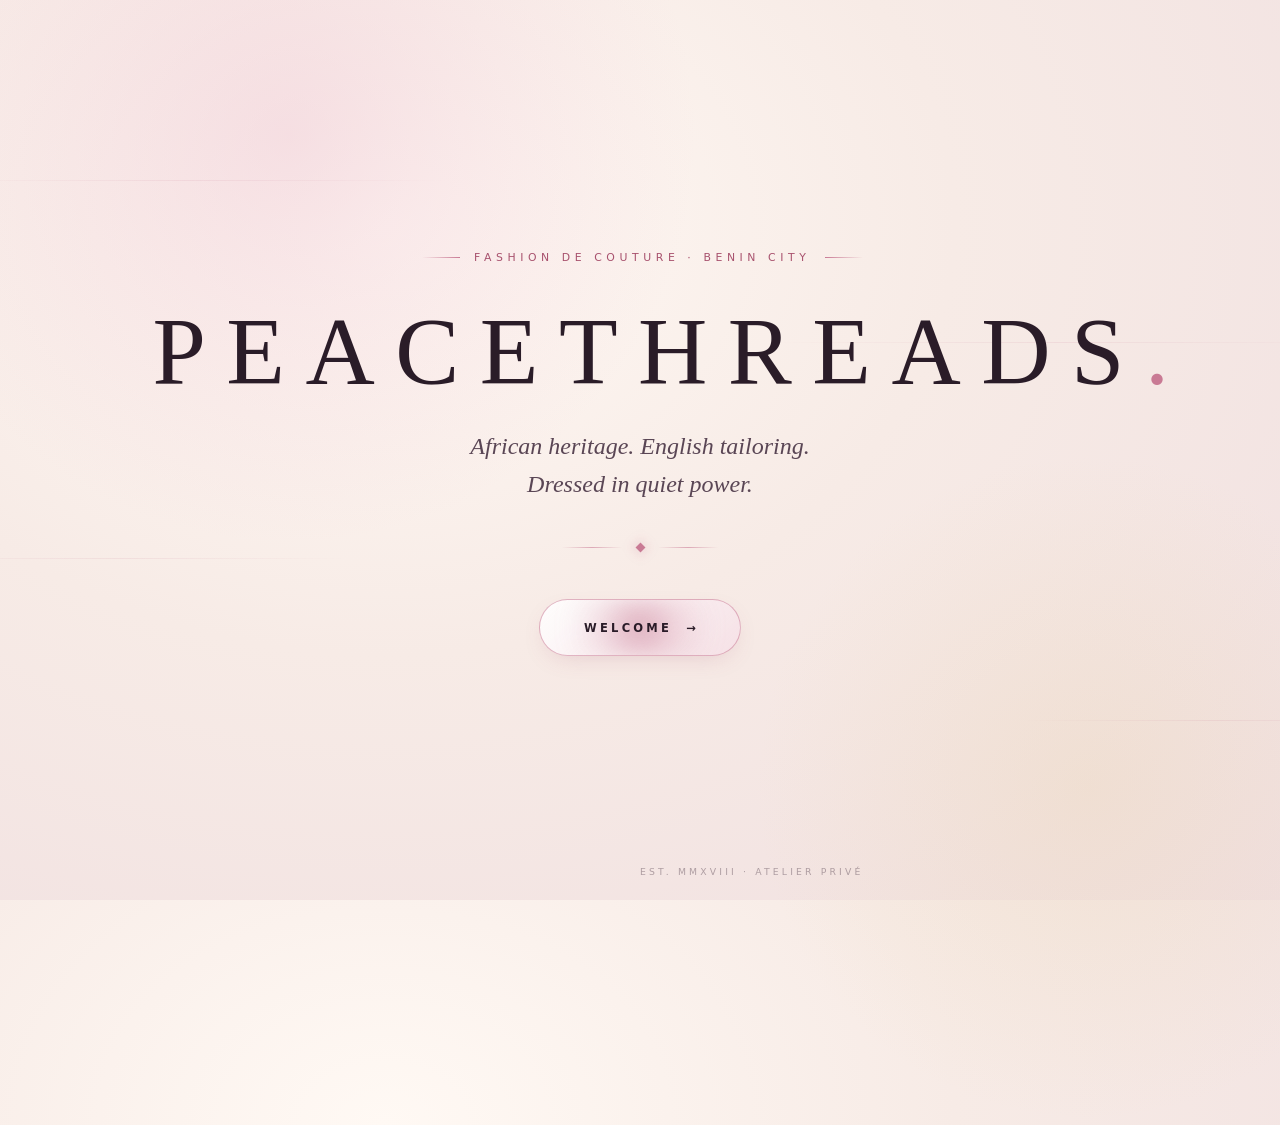
<file: index.html>
<!DOCTYPE html>
<html lang="en">
<head>
<meta charset="UTF-8" />
<meta name="viewport" content="width=device-width, initial-scale=1.0" />
<title>PEACETHREADS — Welcome</title>
<style>
  :root{
    --bg-1:#fdf9f5;
    --bg-2:#f7ebe6;
    --bg-3:#f0dfe0;
    --ink:#2a1c28;
    --ink-soft:#5a4655;
    --rose:#c97a94;
    --rose-deep:#a8526e;
    --rose-soft:#e8b4c8;
    --champagne:#b8924a;
    --champagne-soft:#e6cf9a;
    --blush:#f5dde6;
  }

  *{ margin:0; padding:0; box-sizing:border-box; }

  html, body{ height:100%; }

  body{
    background:
      radial-gradient(ellipse at 30% 25%, #fff9f4 0%, #f7ebe6 45%, #f0dfe0 100%);
    color:var(--ink);
    font-family: 'Cormorant Garamond', 'Didot', 'Playfair Display', Georgia, 'Times New Roman', serif;
    min-height:100vh;
    min-height:100dvh; /* modern mobile-safe viewport */
    display:flex;
    align-items:center;
    justify-content:center;
    position:relative;
    overflow:hidden;
    -webkit-font-smoothing:antialiased;
    transition: opacity .7s ease, transform .7s ease;
    padding: 1.25rem; /* safe area — nothing ever touches the edges */
  }

  body.leaving{
    opacity:0;
    transform: scale(1.03);
    pointer-events:none;
  }

  /* ---- decorative background aura ---- */
  body::before{
    content:"";
    position:absolute;
    top:-30%; left:-15%;
    width:75%; height:90%;
    background:radial-gradient(circle, rgba(232,180,200,.35) 0%, transparent 65%);
    animation: auraBreath 9s ease-in-out infinite;
    pointer-events:none;
  }
  body::after{
    content:"";
    position:absolute;
    bottom:-25%; right:-15%;
    width:60%; height:75%;
    background:radial-gradient(circle, rgba(230,207,154,.22) 0%, transparent 65%);
    animation: auraBreath 11s ease-in-out infinite reverse;
    pointer-events:none;
  }
  @keyframes auraBreath{
    0%,100%{ opacity:.6; transform:scale(1); }
    50%{ opacity:1; transform:scale(1.12); }
  }

  /* ---- faint diagonal couture lines ---- */
  .lines{
    position:absolute;
    inset:0;
    pointer-events:none;
    z-index:1;
    opacity:.5;
  }
  .lines span{
    position:absolute;
    height:1px;
    background:linear-gradient(90deg,
      transparent 0%,
      rgba(201,122,148,.25) 50%,
      transparent 100%);
    animation: drift 14s ease-in-out infinite;
  }
  .lines span:nth-child(1){ top:20%; left:-5%; width:40%; animation-delay:0s; }
  .lines span:nth-child(2){ top:38%; right:-5%; width:45%; animation-delay:-3s; transform:rotate(180deg); }
  .lines span:nth-child(3){ top:62%; left:-8%; width:35%; animation-delay:-6s; }
  .lines span:nth-child(4){ top:80%; right:-10%; width:30%; animation-delay:-9s; transform:rotate(180deg); }
  @keyframes drift{
    0%,100%{ opacity:.3; transform:translateX(0); }
    50%{ opacity:.9; transform:translateX(12px); }
  }

  /* ============================================================
     STAGE — fluid sizing, no fixed breakpoints needed
     ============================================================ */
  .stage{
    position:relative;
    z-index:10;
    text-align:center;
    padding: clamp(1rem, 3.5vw, 3rem) clamp(.9rem, 3.5vw, 2rem);
    max-width: min(1080px, 92vw);
    width:100%;
    margin: 0 auto;
    animation: revealIn 1.8s cubic-bezier(.2,.8,.2,1) both;
  }
  @keyframes revealIn{
    from{ opacity:0; transform: translateY(30px); }
    to{ opacity:1; transform: translateY(0); }
  }

  /* ---- eyebrow ---- */
  .eyebrow{
    display:inline-flex;
    align-items:center;
    justify-content:center;
    gap: clamp(.5rem, 1.1vw, .9rem);
    font-family: 'Inter', -apple-system, system-ui, sans-serif;
    font-size: clamp(.5rem, 1vw, .68rem);
    font-weight:500;
    letter-spacing: clamp(.22em, 1.8vw, .42em);
    text-transform:uppercase;
    color:var(--rose-deep);
    margin-bottom: clamp(1.2rem, 3vw, 2.4rem);
    padding-left: clamp(.22em, 1.8vw, .42em); /* optical centering */
    text-align:center;
    animation: fadeUp 1.4s cubic-bezier(.2,.8,.2,1) .2s both;
    max-width: 100%;
    flex-wrap: nowrap;
  }
  .eyebrow::before,
  .eyebrow::after{
    content:"";
    width: clamp(16px, 3vw, 44px);
    height:1px;
    background:linear-gradient(90deg, transparent, var(--rose));
    flex-shrink:0;
  }
  .eyebrow::after{
    background:linear-gradient(90deg, var(--rose), transparent);
  }

  /* ---- house name ---- */
  .house{
  font-family: inherit;
  font-weight:400;
  font-size: clamp(1.35rem, 7.5vw, 6rem);      /* ← smaller minimum, softer vw curve */
  letter-spacing: clamp(.06em, 1.6vw, .22em);   /* ← tighter minimum tracking */
  line-height:1.05;
  color:var(--ink);
  margin: 0 0 clamp(.9rem, 2.2vw, 1.6rem) 0;
  padding-left: clamp(.06em, 1.6vw, .22em);     /* matches the new letter-spacing */
  text-align:center;
  white-space: nowrap;                          /* ← never break the line */
  overflow-wrap: normal;
  word-break: normal;
  animation: fadeUp 1.4s cubic-bezier(.2,.8,.2,1) .35s both;
  max-width: 100%;
}
.house .dot{ color:var(--rose); }

  /* ---- tagline ---- */
  .tagline{
    font-style: italic;
    font-weight: 300;
    font-size: clamp(.95rem, 2vw, 1.5rem);
    line-height: 1.55;
    color: var(--ink-soft);
    max-width: min(520px, 90%);
    margin: 0 auto clamp(.9rem, 1.8vw, 1.2rem);
    text-align:center;
    animation: fadeUp 1.4s cubic-bezier(.2,.8,.2,1) .5s both;
  }

  /* ---- divider ornament ---- */
  .ornament{
    display:flex;
    align-items:center;
    justify-content:center;
    gap: clamp(.55rem, 1.1vw, .9rem);
    margin: clamp(1.5rem, 3.6vw, 2.6rem) auto clamp(1.7rem, 4vw, 3rem);
    animation: fadeUp 1.4s cubic-bezier(.2,.8,.2,1) .65s both;
  }
  .ornament .line{
    width: clamp(26px, 5vw, 60px);
    height:1px;
    background:linear-gradient(90deg, transparent, rgba(201,122,148,.6), transparent);
  }
  .ornament .diamond{
    width: clamp(5px, .55vw, 7px);
    height: clamp(5px, .55vw, 7px);
    background:var(--rose);
    transform: rotate(45deg);
    box-shadow: 0 0 12px rgba(201,122,148,.6);
    flex-shrink:0;
  }

  /* ---- welcome button ---- */
  .welcome-btn{
    position:relative;
    display:inline-flex;
    align-items:center;
    justify-content:center;
    gap: clamp(.55rem, 1.1vw, 1rem);
    padding: clamp(.95rem, 1.6vw, 1.35rem) clamp(1.5rem, 3.2vw, 3rem);
    padding-left: calc(clamp(1.5rem, 3.2vw, 3rem) + clamp(.22em, 1.8vw, .28em));
    border-radius:100px;
    border:1px solid rgba(201,122,148,.55);
    background: linear-gradient(135deg, rgba(255,255,255,.9) 0%, rgba(245,221,230,.7) 100%);
    color: var(--ink);
    font-family:'Inter', -apple-system, system-ui, sans-serif;
    font-size: clamp(.58rem, 1vw, .72rem);
    font-weight:600;
    letter-spacing: clamp(.2em, 1.8vw, .28em);
    text-transform:uppercase;
    text-decoration:none;
    cursor:pointer;
    overflow:hidden;
    transition: all .55s cubic-bezier(.2,.8,.2,1);
    animation: fadeUp 1.4s cubic-bezier(.2,.8,.2,1) .85s both;
    box-shadow:
      0 0 0 rgba(201,122,148,0),
      0 8px 24px -10px rgba(168,82,110,.25);
    white-space: nowrap;
    max-width: 100%;
  }

  .welcome-btn::before{
    content:"";
    position:absolute;
    inset:-2px;
    border-radius:100px;
    background: radial-gradient(circle at 50% 50%,
      rgba(201,122,148,.55) 0%,
      rgba(201,122,148,.15) 40%,
      transparent 70%);
    z-index:-1;
    animation: glowPulse 3.2s ease-in-out infinite;
    filter: blur(10px);
    pointer-events:none;
  }
  @keyframes glowPulse{
    0%,100%{ opacity:.55; transform:scale(1); }
    50%{ opacity:1; transform:scale(1.08); }
  }

  .welcome-btn::after{
    content:"";
    position:absolute;
    top:0; left:-60%;
    width:50%;
    height:100%;
    background: linear-gradient(120deg,
      transparent 0%,
      rgba(255,255,255,.75) 45%,
      rgba(255,255,255,.9) 50%,
      rgba(255,255,255,.75) 55%,
      transparent 100%);
    transform: skewX(-20deg);
    animation: shimmerSweep 4.5s ease-in-out infinite;
    pointer-events:none;
  }
  @keyframes shimmerSweep{
    0%, 60%{ left:-60%; }
    85%, 100%{ left:130%; }
  }

  .welcome-btn .arrow{
    display:inline-block;
    transition: transform .4s cubic-bezier(.2,.8,.2,1);
    font-size: clamp(.72rem, .9vw, .9rem);
  }

  .welcome-btn:hover{
    background: var(--rose);
    color: #fff;
    border-color: var(--rose);
    transform: translateY(-3px);
    box-shadow:
      0 0 0 rgba(201,122,148,0),
      0 18px 50px -15px rgba(168,82,110,.55);
    letter-spacing: clamp(.24em, 2vw, .32em);
  }
  .welcome-btn:hover .arrow{ transform: translateX(6px); }
  .welcome-btn:active{ transform: translateY(-1px); }

  /* ---- footer mark ---- */
  .mark{
    position:absolute;
    bottom: clamp(.9rem, 1.8vw, 2rem);
    left:50%;
    transform: translateX(-50%);
    font-family:'Inter', -apple-system, system-ui, sans-serif;
    font-size: clamp(.38rem, .75vw, .58rem);
    letter-spacing: clamp(.18em, 1.4vw, .34em);
    text-transform:uppercase;
    color: rgba(90,70,85,.45);
    z-index:10;
    animation: fadeUp 1.6s cubic-bezier(.2,.8,.2,1) 1.1s both;
    white-space: nowrap;
    max-width: 92vw;
    overflow: hidden;
    text-overflow: ellipsis;
    text-align:center;
  }

  @keyframes fadeUp{
    from{ opacity:0; transform: translateY(18px); }
    to{ opacity:1; transform: translateY(0); }
  }

  /* ============================================================
     ★ MEDIA QUERIES — only for cases clamp() can't handle ★
     ============================================================ */

  /* --- Ultra-wide (1800px+) — cap the stage so it doesn't stretch --- */
  @media (min-width: 1800px){
    .stage{ max-width: 1200px; }
  }

  /* --- Landscape phones (short viewport height) — top-align, compress --- */
  @media (max-height: 500px) and (orientation: landscape){
    body{ align-items:flex-start; padding: 1rem; }
    .stage{ padding: .8rem 1.2rem; }
    .eyebrow{ margin-bottom:.9rem; }
    .house{ margin-bottom:.7rem; }
    .tagline{ margin-bottom:.5rem; }
    .ornament{ margin: .9rem auto 1.1rem; }
    .mark{ display:none; }
  }

  /* --- Very tall narrow phones (20:9 aspect) — extra vertical breathing --- */
  @media (min-width: 320px) and (max-width: 480px) and (min-aspect-ratio: 1/2){
    .stage{ padding-top: 2.5rem; padding-bottom: 2.5rem; }
  }

  /* --- Foldables / very narrow (below 320px) — guarantee fit --- */
  @media (max-width: 319px){
    .house{ font-size: 1.6rem; letter-spacing: .05em; padding-left: .05em; white-space: nowrap; }
    .tagline{ font-size: .85rem; }
    .eyebrow{ font-size: .44rem; letter-spacing: .2em; padding-left: .2em; }
    .eyebrow::before, .eyebrow::after{ width: 14px; }
    .welcome-btn{ padding: .8rem 1.3rem; font-size: .5rem; letter-spacing: .18em; }
    .ornament .line{ width: 20px; }
  }

  /* --- Accessibility: reduced motion --- */
  @media (prefers-reduced-motion: reduce){
    *,
    *::before,
    *::after{
      animation-duration: .001ms !important;
      animation-iteration-count: 1 !important;
      transition-duration: .001ms !important;
    }
    .welcome-btn::before,
    .welcome-btn::after{ display:none; }
    body.leaving{ opacity:0; transform:none; }
  }
</style>
</head>
<body>

  <!-- faint couture lines -->
  <div class="lines" aria-hidden="true">
    <span></span><span></span><span></span><span></span>
  </div>

  <main class="stage">

    <span class="eyebrow">Fashion de Couture · Benin City</span>

    <h1 class="house">PEACETHREADS<span class="dot">.</span></h1>

    <p class="tagline">
      African heritage. English tailoring.<br>
      Dressed in quiet power.
    </p>

    <div class="ornament" aria-hidden="true">
      <span class="line"></span>
      <span class="diamond"></span>
      <span class="line"></span>
    </div>

    <a href="website.html" class="welcome-btn" id="enterBtn">
      Welcome
      <span class="arrow">→</span>
    </a>

  </main>

  <span class="mark">Est. MMXVIII · Atelier Privé</span>

<script>
(function(){
  const btn = document.getElementById('enterBtn');
  const DESTINATION = btn.getAttribute('href');
  const FADE_MS = 700;

  let leaving = false;

  btn.addEventListener('click', function(e){
    e.preventDefault();
    if(leaving) return;
    leaving = true;

    document.body.classList.add('leaving');

    setTimeout(function(){
      window.location.href = DESTINATION;
    }, FADE_MS);
  });
})();
</script>

</body>
</html>
</file>
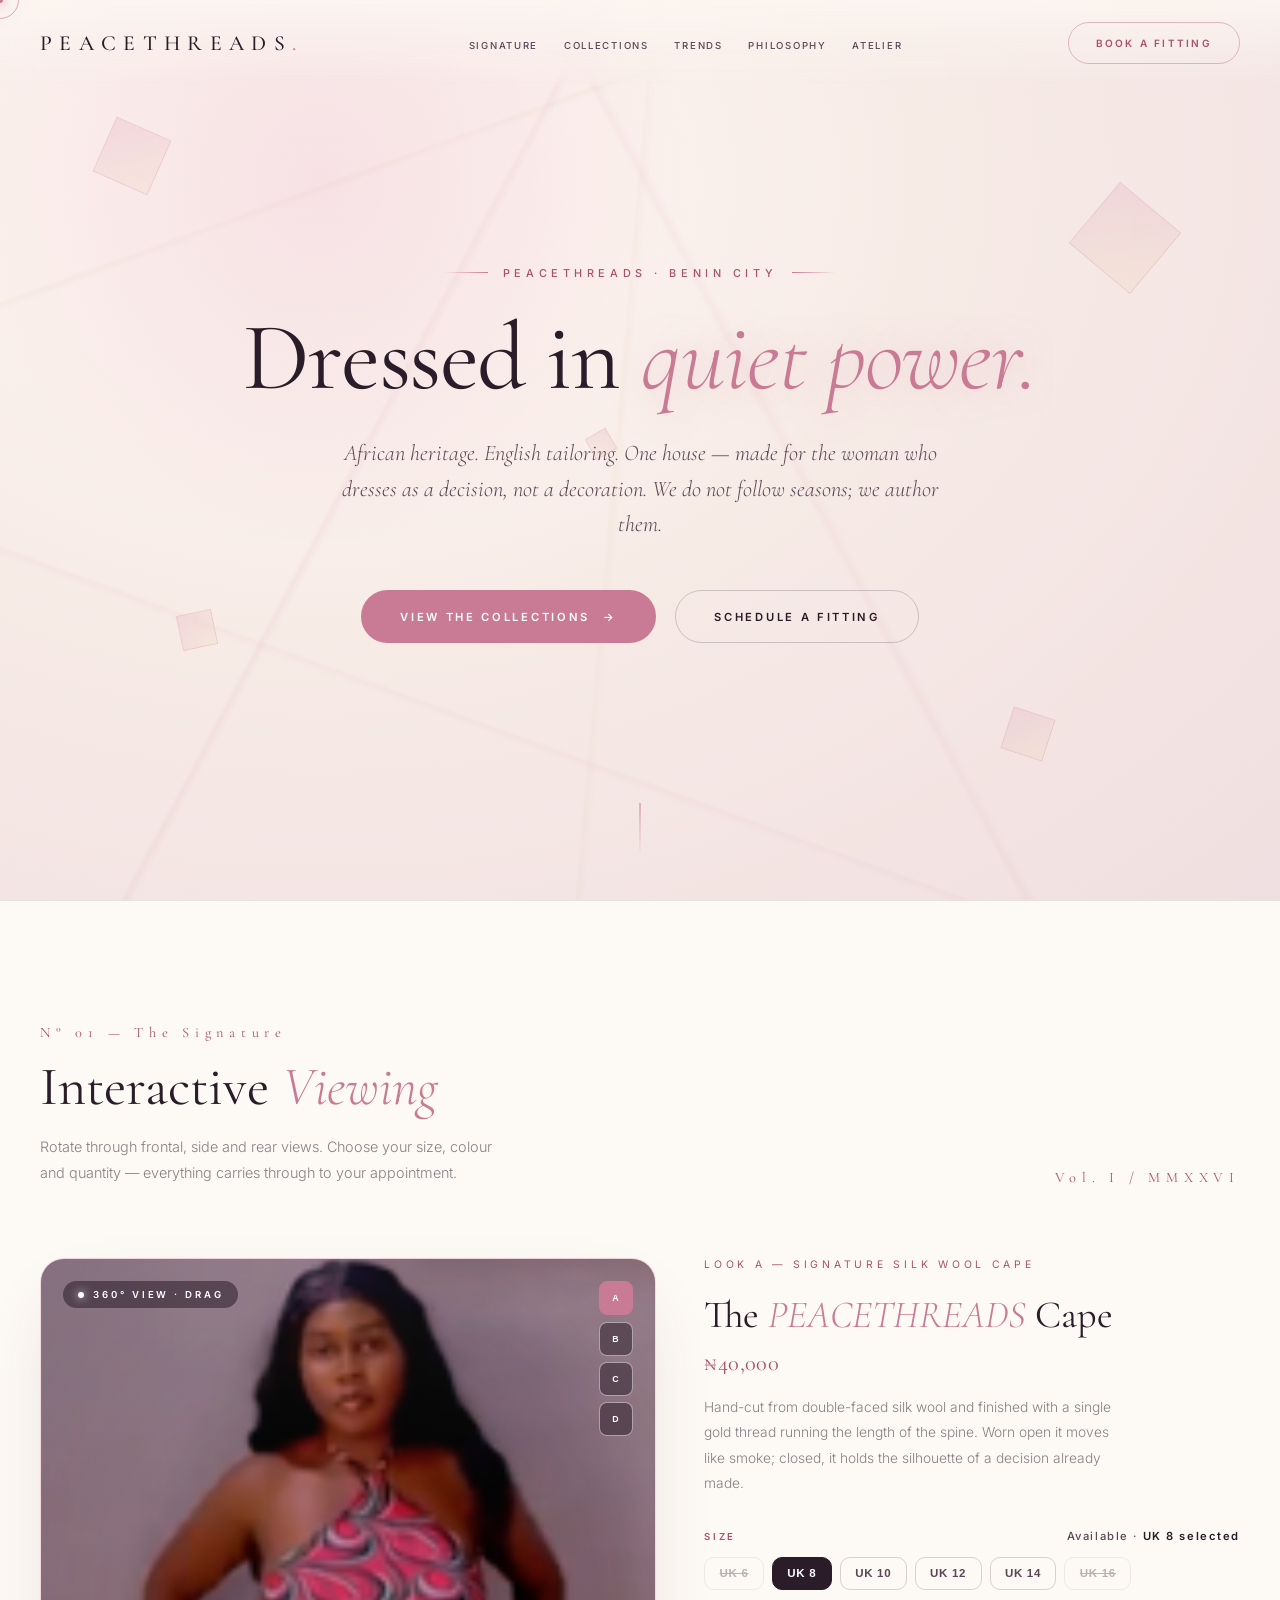
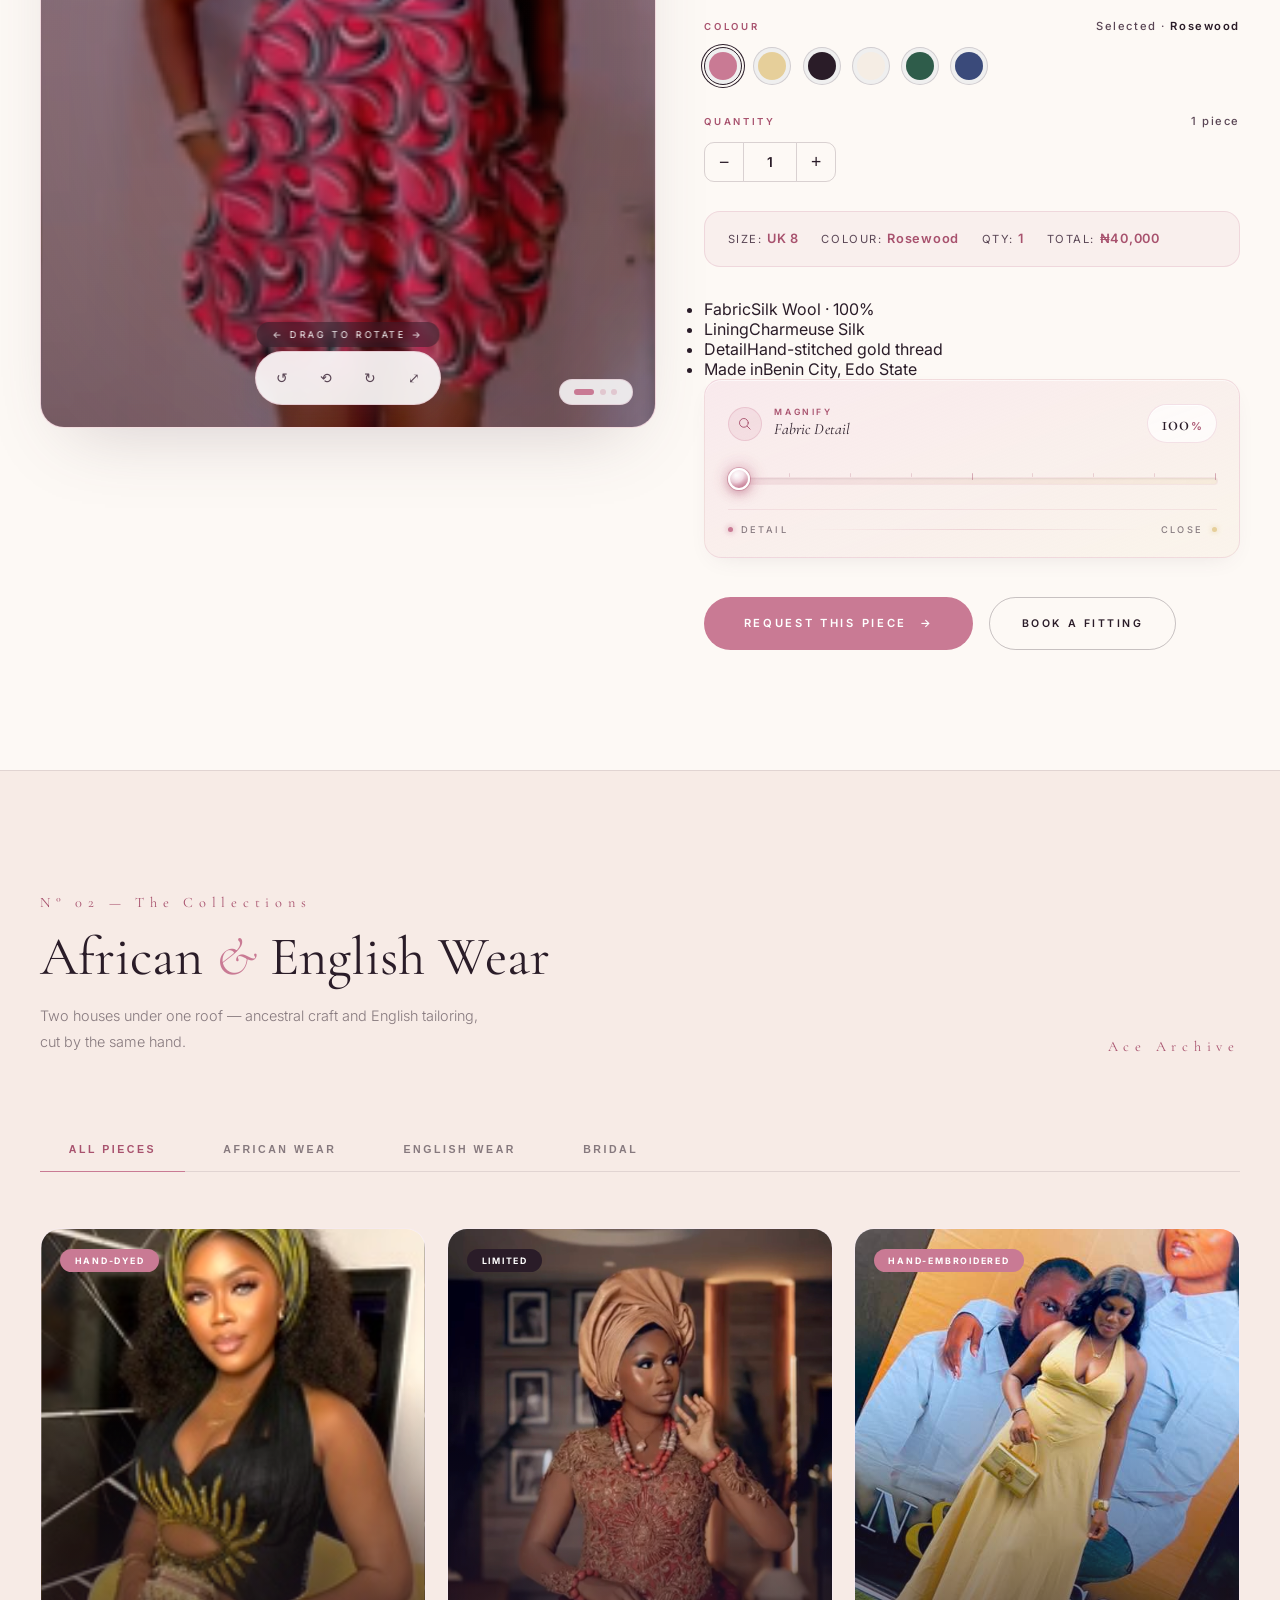
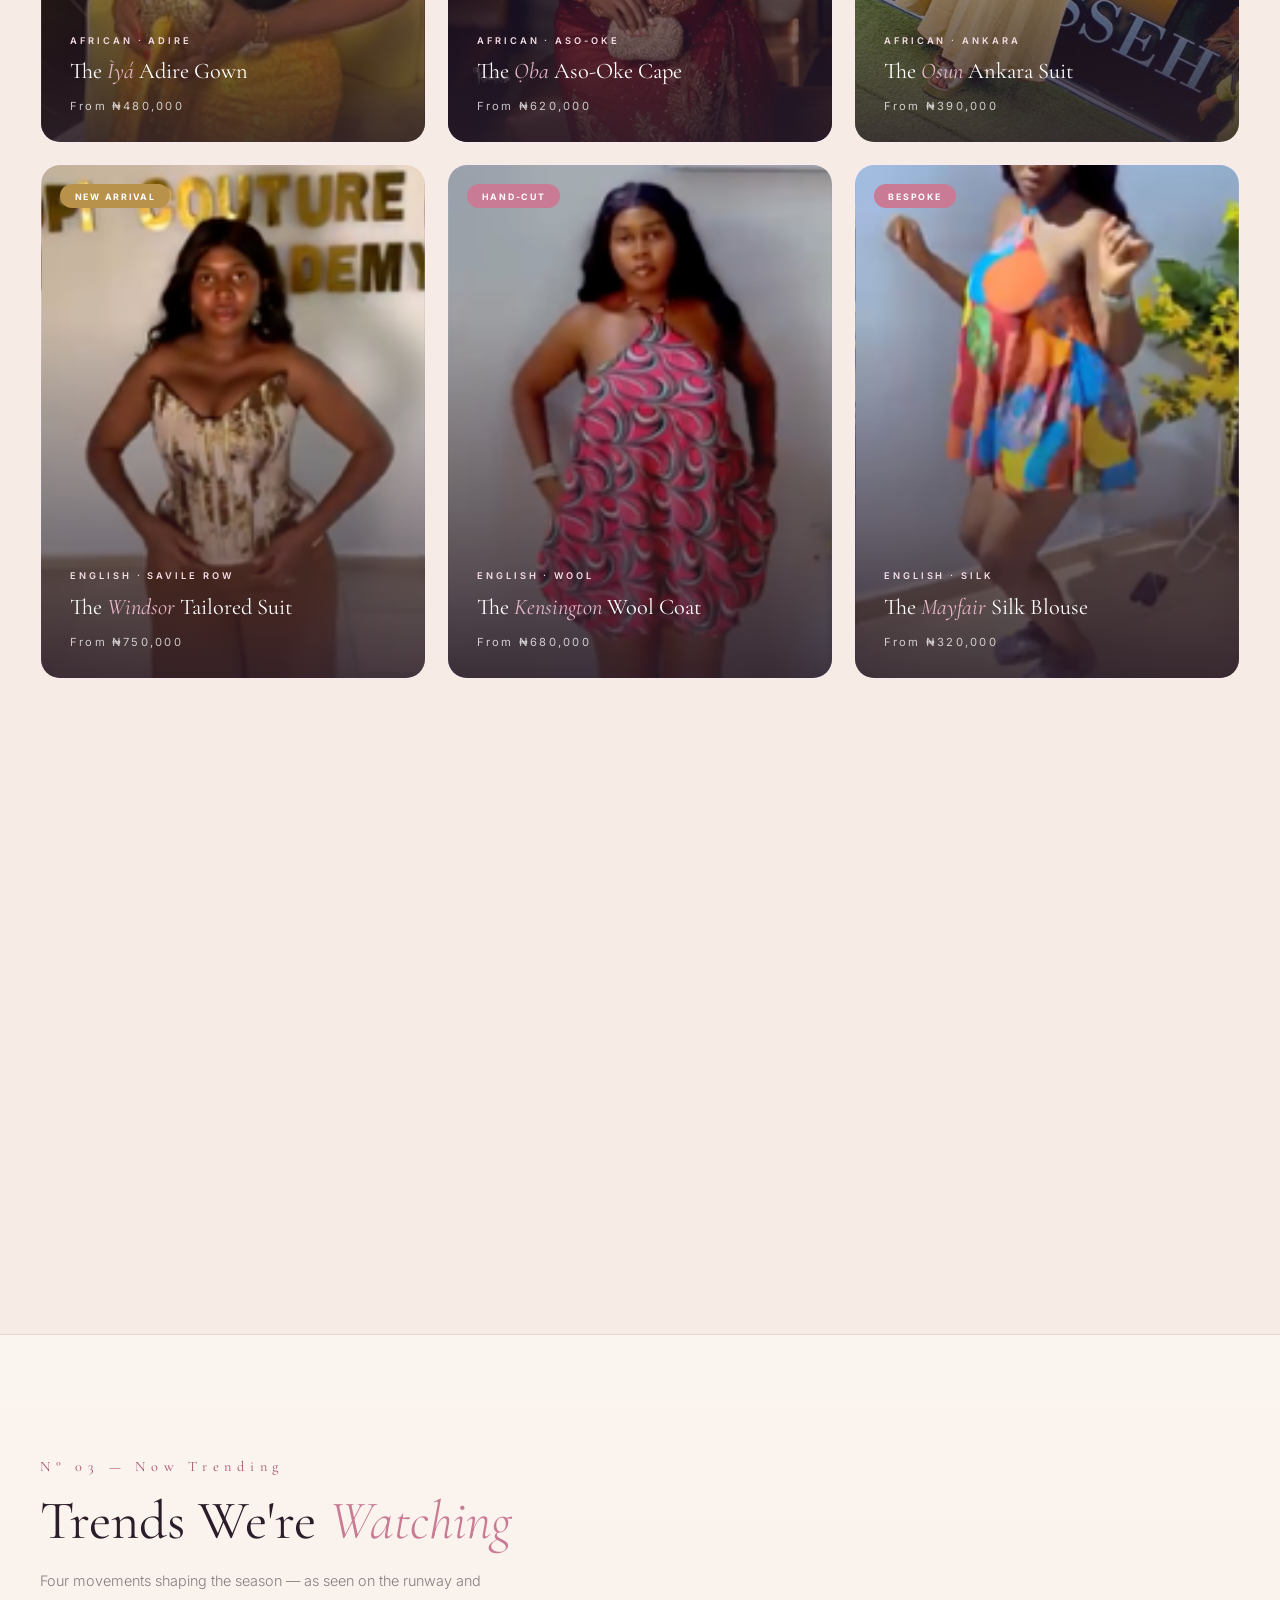
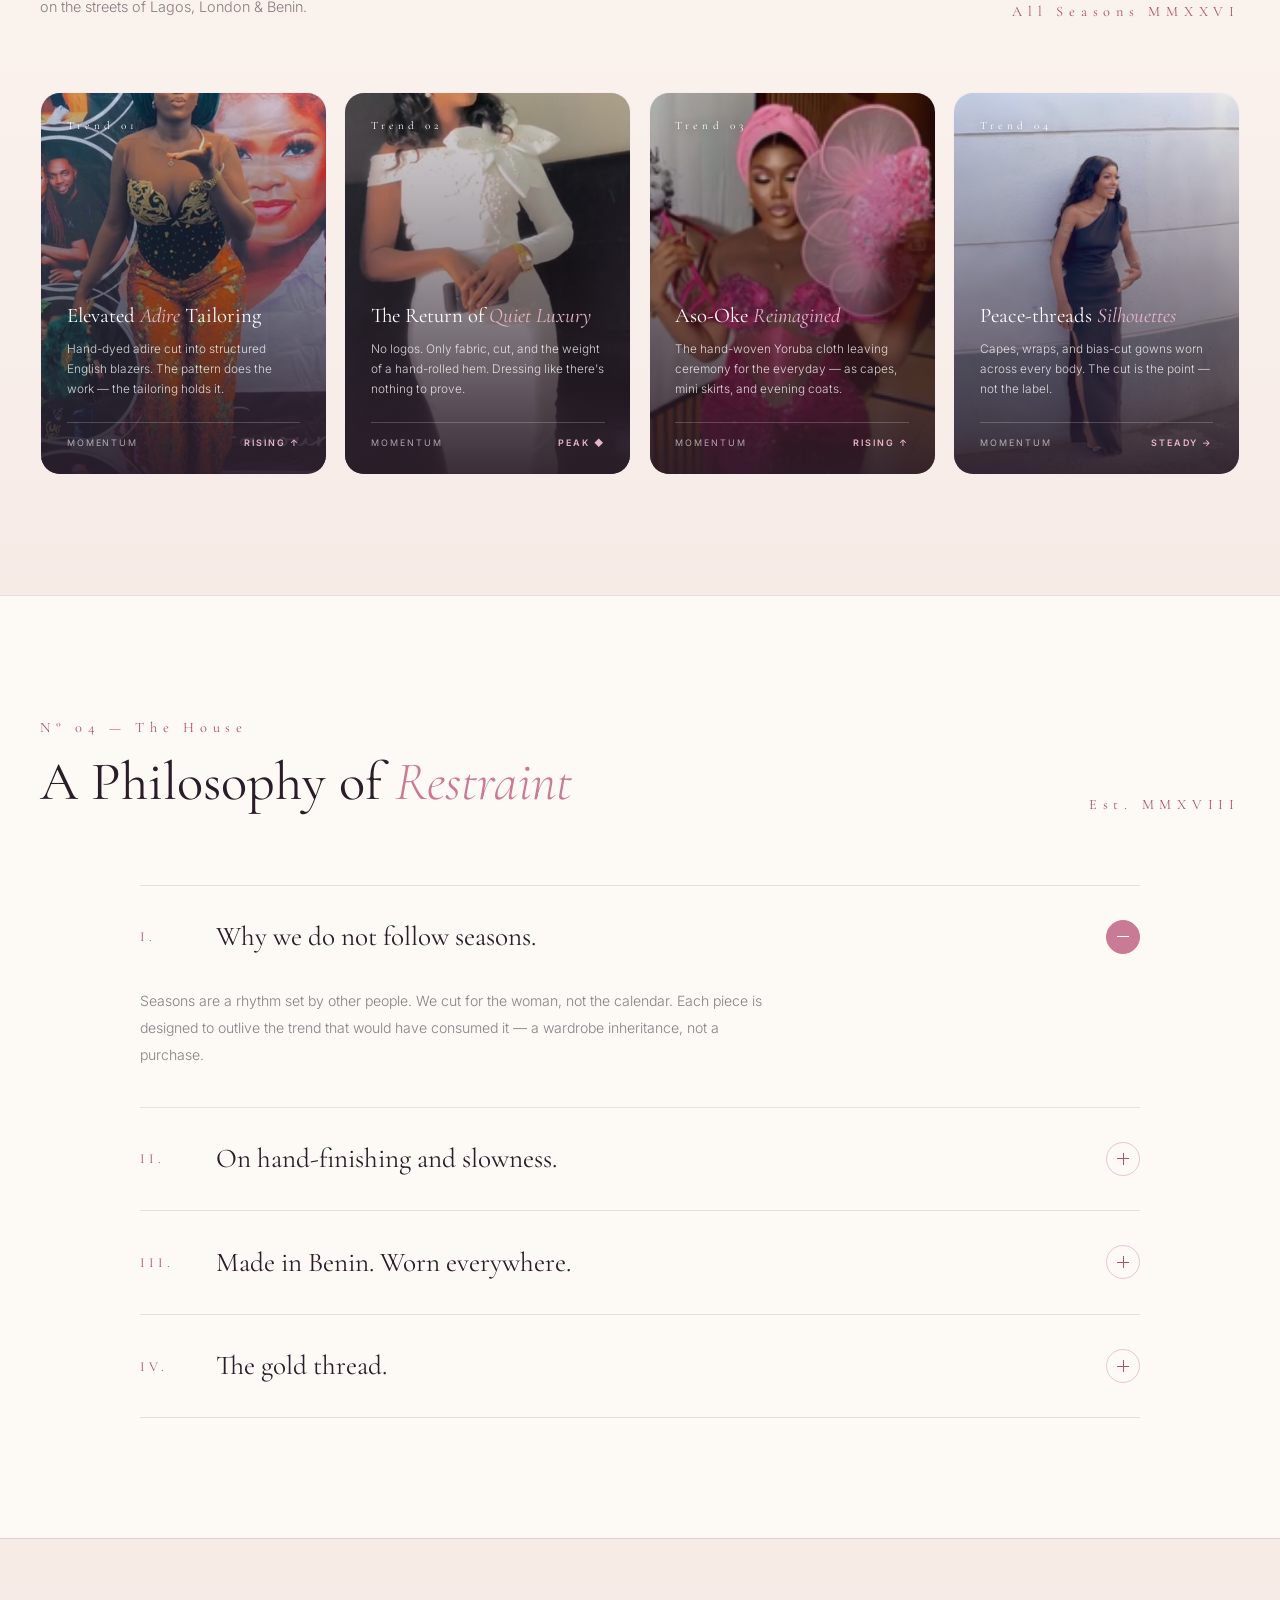
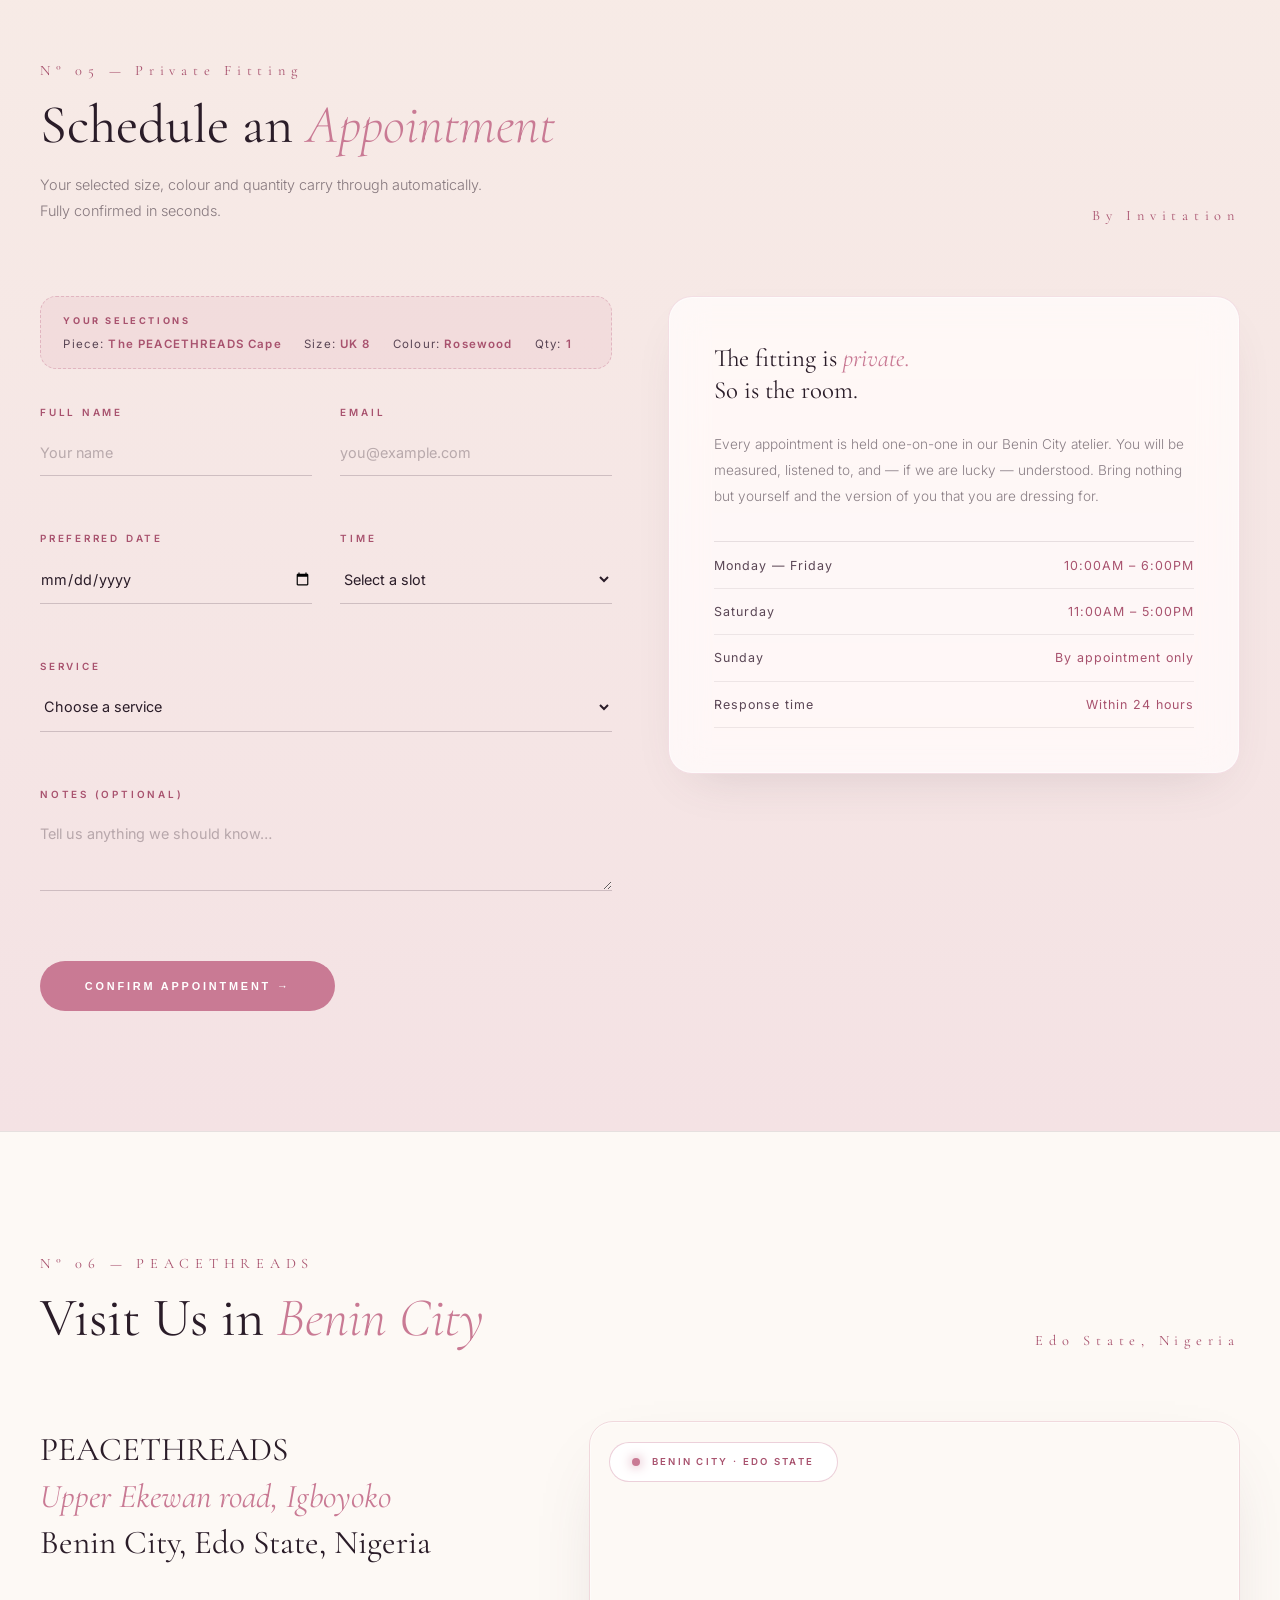
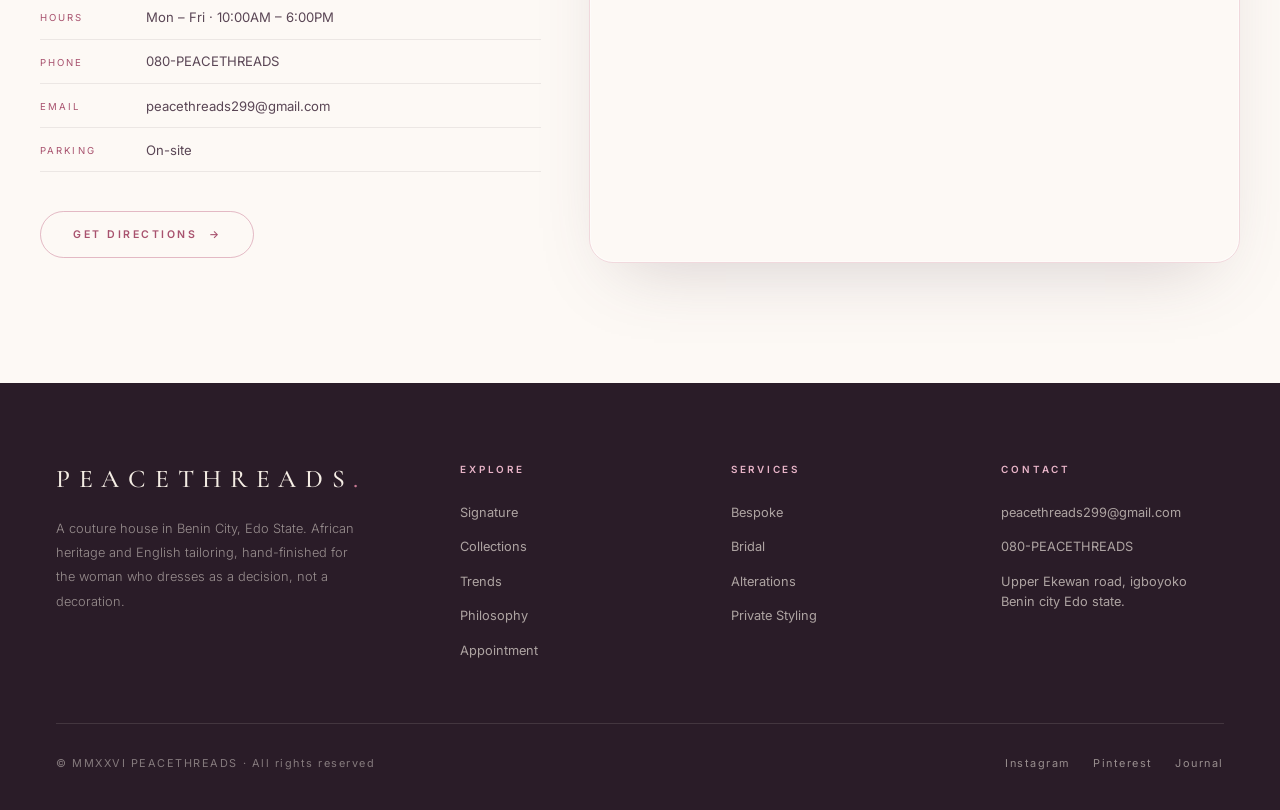
<file: website.html>
<!DOCTYPE html>
<html lang="en">
<head>
<meta charset="UTF-8" />
<meta name="viewport" content="width=device-width, initial-scale=1.0" />
<title>PEACETHREADS — Fashion de Couture · Benin City</title>
<link rel="preconnect" href="https://fonts.googleapis.com">
<link rel="preconnect" href="https://fonts.gstatic.com" crossorigin>
<link href="https://fonts.googleapis.com/css2?family=Cormorant+Garamond:ital,wght@0,300;0,400;0,500;0,600;0,700;1,300;1,400&family=Inter:wght@300;400;500;600;700&display=swap" rel="stylesheet">
<link rel="stylesheet" href="website.css">
</head>
<body>

<div class="cursor-dot" id="cDot"></div>
<div class="cursor-ring" id="cRing"></div>

<nav id="nav">
  <div class="logo">PEACETHREADS<span>.</span></div>
  <ul class="nav-links">
    <li><a href="#collection">Signature</a></li>
    <li><a href="#collections">Collections</a></li>
    <li><a href="#trends">Trends</a></li>
    <li><a href="#philosophy">Philosophy</a></li>
    <li><a href="#location">Atelier</a></li>
  </ul>
  <a href="#appointment" class="nav-cta">Book a Fitting</a>
</nav>

<header class="hero">
  <div class="shard s1"></div><div class="shard s2"></div><div class="shard s3"></div>
  <div class="shard s4"></div><div class="shard s5"></div>
  <div class="hero-inner">
    <span class="hero-eyebrow">PEACETHREADS · Benin City</span>
    <h1 class="hero-title">Dressed in <em>quiet power.</em></h1>
    <p class="hero-sub">
      African heritage. English tailoring. One house — made for the woman who dresses
      as a decision, not a decoration. We do not follow seasons; we author them.
    </p>
    <div class="hero-actions">
      <a href="#collections" class="btn btn-primary">View the Collections <span class="arrow">→</span></a>
      <a href="#appointment" class="btn btn-ghost">Schedule a Fitting</a>
    </div>
  </div>
  <div class="scroll-cue"><span></span><div class="bar"></div></div>
</header>

<section class="collection" id="collection">
  <div class="section-head reveal">
    <div>
      <span class="section-num">N° 01 — The Signature</span>
      <h2 class="section-title" style="margin-top:1rem">Interactive <em>Viewing</em></h2>
      <p class="section-desc">Rotate through frontal, side and rear views. Choose your size, colour and quantity — everything carries through to your appointment.</p>
    </div>
    <span class="section-num">Vol. I / MMXXVI</span>
  </div>

  <div class="collection-grid">
    <div class="viewer reveal" id="viewer">
      <span class="viewer-label"><span class="live"></span> 360° View · Drag</span>

      <div class="garment-tabs" id="garmentTabs">
        <button class="gtab active" data-garment="signature" title="Signature">A</button>
        <button class="gtab" data-garment="african" title="African">B</button>
        <button class="gtab" data-garment="english" title="English">C</button>
        <button class="gtab" data-garment="trend" title="Trend">D</button>
      </div>

      <div class="viewer-stage" id="viewerStage">
        <div class="viewer-photo-frame">
          <div class="viewer-photo" id="viewerPhoto"></div>
          <div class="viewer-tint" id="viewerTint"></div>
        </div>
        <div class="viewer-vignette"></div>
      </div>

      <span class="drag-hint" id="dragHint">← Drag to rotate →</span>

      <div class="angle-dots" id="angleDots">
        <span class="angle-dot active" data-angle="0"></span>
        <span class="angle-dot" data-angle="1"></span>
        <span class="angle-dot" data-angle="2"></span>
      </div>

      <div class="viewer-tools">
        <button class="tool-btn" data-rot="-45" title="Rotate left" aria-label="Rotate left">↺</button>
        <button class="tool-btn" data-rot="0" title="Reset" aria-label="Reset view">⟲</button>
        <button class="tool-btn" data-rot="45" title="Rotate right" aria-label="Rotate right">↻</button>
        <button class="tool-btn" id="expandBtn" title="Open full view" aria-label="Open full view">⤢</button>
      </div>
    </div>

    <div class="detail reveal">
      <span class="detail-tag" id="detailTag">Look A — Signature Silk Wool Cape</span>
      <h3 class="detail-name" id="detailName">The <em>PEACETHREADS</em> Cape</h3>
      <span class="detail-price" id="detailPrice">₦40,000</span>
      <p class="detail-desc" id="detailDesc">
        Hand-cut from double-faced silk wool and finished with a single gold thread
        running the length of the spine. Worn open it moves like smoke; closed, it
        holds the silhouette of a decision already made.
      </p>

      <div class="option-block">
        <div class="option-head">
          <span class="lbl">Size</span>
          <span class="val" id="sizeValLabel">Select a size · <strong>UK 8 shown</strong></span>
        </div>
        <div class="size-row" id="sizeRow"></div>
      </div>

      <div class="option-block">
        <div class="option-head">
          <span class="lbl">Colour</span>
          <span class="val">Selected · <strong id="colorName">Rosewood</strong></span>
        </div>
        <div class="color-row" id="colorRow"></div>
      </div>

      <div class="option-block">
        <div class="option-head">
          <span class="lbl">Quantity</span>
          <span class="val" id="qtyLabel">1 piece</span>
        </div>
        <div class="qty-row">
          <button class="qty-btn" id="qtyMinus" aria-label="Decrease">−</button>
          <input class="qty-input" id="qtyInput" type="text" value="1" readonly>
          <button class="qty-btn" id="qtyPlus" aria-label="Increase">+</button>
        </div>
      </div>

      <div class="summary" id="summary">
        <span class="item">Size: <strong id="sumSize">UK 8</strong></span>
        <span class="item">Colour: <strong id="sumColor">Rosewood</strong></span>
        <span class="item">Qty: <strong id="sumQty">1</strong></span>
        <span class="item">Total: <strong id="sumTotal">₦480,000</strong></span>
      </div>

      <ul class="spec-list" id="specList">
        <li><span class="k">Fabric</span><span class="v">Silk Wool · 100%</span></li>
        <li><span class="k">Lining</span><span class="v">Charmeuse Silk</span></li>
        <li><span class="k">Detail</span><span class="v">Hand-stitched gold thread</span></li>
        <li><span class="k">Made in</span><span class="v">Benin City, Edo State</span></li>
      </ul>

      <!-- ★ PREMIUM ZOOM BAR ★ -->
      <div class="zoom-block">
        <div class="zoom-head">
          <div class="zoom-title">
            <span class="zoom-icon" aria-hidden="true">
              <svg viewBox="0 0 24 24" fill="none" stroke="currentColor" stroke-width="1.5" stroke-linecap="round" stroke-linejoin="round">
                <circle cx="11" cy="11" r="7"/>
                <line x1="16.5" y1="16.5" x2="21" y2="21"/>
              </svg>
            </span>
            <div class="zoom-text">
              <span class="zoom-eyebrow">Magnify</span>
              <span class="zoom-label">Fabric Detail</span>
            </div>
          </div>
          <div class="zoom-readout">
            <span class="zoom-num" id="zoomVal">100</span>
            <span class="zoom-unit">%</span>
          </div>
        </div>

        <div class="zoom-track-wrap">
          <div class="zoom-thumb-glow" id="zoomThumbGlow"></div>
          <div class="zoom-track">
            <div class="zoom-fill" id="zoomFill"></div>
            <div class="zoom-ticks" id="zoomTicks"></div>
          </div>
          <input type="range" min="100" max="180" value="100" class="zoom-slider" id="zoomSlider" aria-label="Zoom">
        </div>

        <div class="zoom-foot">
          <span class="zoom-foot-item">
            <span class="zoom-dot zoom-dot--rose"></span>
            <span>Detail</span>
          </span>
          <span class="zoom-foot-divider"></span>
          <span class="zoom-foot-item zoom-foot-item--right">
            <span>Close</span>
            <span class="zoom-dot zoom-dot--gold"></span>
          </span>
        </div>
      </div>

      <div class="detail-actions">
        <a href="#appointment" class="btn btn-primary" id="requestBtn">Request this Piece <span class="arrow">→</span></a>
        <a href="#appointment" class="btn-outline">Book a Fitting</a>
      </div>
    </div>
  </div>
</section>

<section class="all-collections" id="collections">
  <div class="section-head reveal">
    <div>
      <span class="section-num">N° 02 — The Collections</span>
      <h2 class="section-title" style="margin-top:1rem">African <em>&</em> English Wear</h2>
      <p class="section-desc">Two houses under one roof — ancestral craft and English tailoring, cut by the same hand.</p>
    </div>
    <span class="section-num">Ace Archive</span>
  </div>

  <div class="collection-tabs reveal" id="collectionTabs">
    <button class="ctab active" data-filter="all">All Pieces</button>
    <button class="ctab" data-filter="african">African Wear</button>
    <button class="ctab" data-filter="english">English Wear</button>
    <button class="ctab" data-filter="bridal">Bridal</button>
  </div>

  <div class="cat-grid" id="catGrid">
    <div class="cat-card reveal" data-cat="african">
      <span class="cat-tag">Hand-Dyed</span>
      <div class="cat-photo" style="background-image:url('images/IMG_1639.png')"></div>
      <div class="cat-overlay">
        <span class="cat-cat">African · Adire</span>
        <h4 class="cat-name">The <em>Ìyá</em> Adire Gown</h4>
        <span class="cat-price">From ₦480,000</span>
      </div>
    </div>
    <div class="cat-card reveal" data-cat="african">
      <span class="cat-tag limited">Limited</span>
      <div class="cat-photo" style="background-image:url('images/IMG_1091.jpg')"></div>
      <div class="cat-overlay">
        <span class="cat-cat">African · Aso-Oke</span>
        <h4 class="cat-name">The <em>Ọba</em> Aso-Oke Cape</h4>
        <span class="cat-price">From ₦620,000</span>
      </div>
    </div>
    <div class="cat-card reveal" data-cat="african">
      <span class="cat-tag">Hand-Embroidered</span>
      <div class="cat-photo" style="background-image:url('images/IMG_4205.jpg')"></div>
      <div class="cat-overlay">
        <span class="cat-cat">African · Ankara</span>
        <h4 class="cat-name">The <em>Osun</em> Ankara Suit</h4>
        <span class="cat-price">From ₦390,000</span>
      </div>
    </div>
    <div class="cat-card reveal" data-cat="english">
      <span class="cat-tag new">New Arrival</span>
      <div class="cat-photo" style="background-image:url('images/IMG_1078.png')"></div>
      <div class="cat-overlay">
        <span class="cat-cat">English · Savile Row</span>
        <h4 class="cat-name">The <em>Windsor</em> Tailored Suit</h4>
        <span class="cat-price">From ₦750,000</span>
      </div>
    </div>
    <div class="cat-card reveal" data-cat="english">
      <span class="cat-tag">Hand-Cut</span>
      <div class="cat-photo" style="background-image:url('images/IMG_1084.png')"></div>
      <div class="cat-overlay">
        <span class="cat-cat">English · Wool</span>
        <h4 class="cat-name">The <em>Kensington</em> Wool Coat</h4>
        <span class="cat-price">From ₦680,000</span>
      </div>
    </div>
    <div class="cat-card reveal" data-cat="english">
      <span class="cat-tag">Bespoke</span>
      <div class="cat-photo" style="background-image:url('images/IMG_1087.png')"></div>
      <div class="cat-overlay">
        <span class="cat-cat">English · Silk</span>
        <h4 class="cat-name">The <em>Mayfair</em> Silk Blouse</h4>
        <span class="cat-price">From ₦320,000</span>
      </div>
    </div>
    <div class="cat-card reveal" data-cat="bridal">
      <span class="cat-tag limited">Bridal</span>
      <div class="cat-photo" style="background-image:url('https://images.unsplash.com/photo-1594552072238-b8a33785b261?w=800&q=80')"></div>
      <div class="cat-overlay">
        <span class="cat-cat">Bridal · Couture</span>
        <h4 class="cat-name">The <em>Adé</em> Bridal Gown</h4>
        <span class="cat-price">From ₦1,800,000</span>
      </div>
    </div>
    <div class="cat-card reveal" data-cat="bridal">
      <span class="cat-tag">Hand-Beaded</span>
      <div class="cat-photo" style="background-image:url('images/IMG_1150.jpg')"></div>
      <div class="cat-overlay">
        <span class="cat-cat">Bridal · Traditional</span>
        <h4 class="cat-name">The <em>Ìjó</em> Traditional Set</h4>
        <span class="cat-price">From ₦1,200,000</span>
      </div>
    </div>
    <div class="cat-card reveal" data-cat="african english">
      <span class="cat-tag new">Fusion</span>
      <div class="cat-photo" style="background-image:url('images/fashion01.png')"></div>
      <div class="cat-overlay">
        <span class="cat-cat">Fusion · Adire + Silk</span>
        <h4 class="cat-name">The <em>Èkó</em> Fusion Dress</h4>
        <span class="cat-price">From ₦540,000</span>
      </div>
    </div>
  </div>
</section>

<section class="trends" id="trends">
  <div class="section-head reveal">
    <div>
      <span class="section-num">N° 03 — Now Trending</span>
      <h2 class="section-title" style="margin-top:1rem">Trends We're <em>Watching</em></h2>
      <p class="section-desc">Four movements shaping the season — as seen on the runway and on the streets of Lagos, London &amp; Benin.</p>
    </div>
    <span class="section-num">All Seasons MMXXVI</span>
  </div>

  <div class="trend-grid">
    <div class="trend-card reveal">
      <div class="trend-photo" style="background-image:url('images/IMG_1151.jpg')"></div>
      <div class="trend-overlay">
        <span class="trend-num">Trend 01</span>
        <div class="trend-bottom">
          <h3 class="trend-title">Elevated <em>Adire</em> Tailoring</h3>
          <p class="trend-desc">Hand-dyed adire cut into structured English blazers. The pattern does the work — the tailoring holds it.</p>
          <div class="trend-meta"><span class="label">Momentum</span><span class="val">Rising ↑</span></div>
        </div>
      </div>
    </div>
    <div class="trend-card reveal">
      <div class="trend-photo" style="background-image:url('images/IMG_1155.jpg')"></div>
      <div class="trend-overlay">
        <span class="trend-num">Trend 02</span>
        <div class="trend-bottom">
          <h3 class="trend-title">The Return of <em>Quiet Luxury</em></h3>
          <p class="trend-desc">No logos. Only fabric, cut, and the weight of a hand-rolled hem. Dressing like there's nothing to prove.</p>
          <div class="trend-meta"><span class="label">Momentum</span><span class="val">Peak ◆</span></div>
        </div>
      </div>
    </div>
    <div class="trend-card reveal">
      <div class="trend-photo" style="background-image:url('images/IMG_1080.png')"></div>
      <div class="trend-overlay">
        <span class="trend-num">Trend 03</span>
        <div class="trend-bottom">
          <h3 class="trend-title">Aso-Oke <em>Reimagined</em></h3>
          <p class="trend-desc">The hand-woven Yoruba cloth leaving ceremony for the everyday — as capes, mini skirts, and evening coats.</p>
          <div class="trend-meta"><span class="label">Momentum</span><span class="val">Rising ↑</span></div>
        </div>
      </div>
    </div>
    <div class="trend-card reveal">
      <div class="trend-photo" style="background-image:url('images/IMG_2743.jpg')"></div>
      <div class="trend-overlay">
        <span class="trend-num">Trend 04</span>
        <div class="trend-bottom">
          <h3 class="trend-title">Peace-threads <em>Silhouettes</em></h3>
          <p class="trend-desc">Capes, wraps, and bias-cut gowns worn across every body. The cut is the point — not the label.</p>
          <div class="trend-meta"><span class="label">Momentum</span><span class="val">Steady →</span></div>
        </div>
      </div>
    </div>
  </div>
</section>

<section class="philosophy" id="philosophy">
  <div class="section-head reveal">
    <div>
      <span class="section-num">N° 04 — The House</span>
      <h2 class="section-title" style="margin-top:1rem">A Philosophy of <em>Restraint</em></h2>
    </div>
    <span class="section-num">Est. MMXVIII</span>
  </div>

  <div class="acc reveal" id="accordion">
    <div class="acc-item">
      <button class="acc-head"><span class="idx">I.</span><span class="q">Why we do not follow seasons.</span><span class="plus"></span></button>
      <div class="acc-body"><div class="acc-body-inner">Seasons are a rhythm set by other people. We cut for the woman, not the calendar. Each piece is designed to outlive the trend that would have consumed it — a wardrobe inheritance, not a purchase.</div></div>
    </div>
    <div class="acc-item">
      <button class="acc-head"><span class="idx">II.</span><span class="q">On hand-finishing and slowness.</span><span class="plus"></span></button>
      <div class="acc-body"><div class="acc-body-inner">A single Adélé cape takes eleven days. We do not rush the shoulder, we do not rush the hand-rolled hem, and we do not rush you. Slowness is the only honest way to make something that lasts.</div></div>
    </div>
    <div class="acc-item">
      <button class="acc-head"><span class="idx">III.</span><span class="q">Made in Benin. Worn everywhere.</span><span class="plus"></span></button>
      <div class="acc-body"><div class="acc-body-inner">Our atelier sits in Benin City, Edo State — where the craft of adornment is older than any fashion capital. Every piece leaves this room carrying that lineage, and arrives wherever you are.</div></div>
    </div>
    <div class="acc-item">
      <button class="acc-head"><span class="idx">IV.</span><span class="q">The gold thread.</span><span class="plus"></span></button>
      <div class="acc-body"><div class="acc-body-inner">One thread of gold runs through every garment we make — sometimes visible, sometimes hidden against the skin. It is the only signature we allow ourselves.</div></div>
    </div>
  </div>
</section>

<section class="appointment" id="appointment">
  <div class="section-head reveal">
    <div>
      <span class="section-num">N° 05 — Private Fitting</span>
      <h2 class="section-title" style="margin-top:1rem">Schedule an <em>Appointment</em></h2>
      <p class="section-desc">Your selected size, colour and quantity carry through automatically. Fully confirmed in seconds.</p>
    </div>
    <span class="section-num">By Invitation</span>
  </div>

  <div class="appt-grid">
    <div>
      <form class="appt-form reveal" id="apptForm" novalidate>
        <div class="appt-prefill" id="apptPrefill">
          <span class="lbl">Your Selections</span>
          <span class="item">Piece: <strong id="prefillPiece">Adélé Cape</strong></span>
          <span class="item">Size: <strong id="prefillSize">UK 8</strong></span>
          <span class="item">Colour: <strong id="prefillColor">Rosewood</strong></span>
          <span class="item">Qty: <strong id="prefillQty">1</strong></span>
        </div>

        <div class="field-row">
          <div class="field" data-field="fname">
            <label for="fname">Full Name</label>
            <input type="text" id="fname" placeholder="Your name" autocomplete="name">
            <span class="err">Please enter your full name</span>
          </div>
          <div class="field" data-field="femail">
            <label for="femail">Email</label>
            <input type="email" id="femail" placeholder="you@example.com" autocomplete="email">
            <span class="err">Please enter a valid email address</span>
          </div>
        </div>
        <div class="field-row">
          <div class="field" data-field="fdate">
            <label for="fdate">Preferred Date</label>
            <input type="date" id="fdate">
            <span class="err">Please choose a future date</span>
          </div>
          <div class="field" data-field="ftime">
            <label for="ftime">Time</label>
            <select id="ftime">
              <option value="">Select a slot</option>
              <option>10:00 — Morning</option>
              <option>12:30 — Midday</option>
              <option>15:00 — Afternoon</option>
              <option>17:30 — Evening</option>
            </select>
            <span class="err">Please choose a time slot</span>
          </div>
        </div>
        <div class="field" data-field="ftype">
          <label for="ftype">Service</label>
          <select id="ftype">
            <option value="">Choose a service</option>
            <option>Bespoke Consultation</option>
            <option>Collection Fitting</option>
            <option>Bridal Appointment</option>
            <option>Alterations &amp; Restyling</option>
            <option>African Wear Consultation</option>
            <option>English Tailoring Consultation</option>
          </select>
          <span class="err">Please choose a service</span>
        </div>
        <div class="field" data-field="fnotes">
          <label for="fnotes">Notes (optional)</label>
          <textarea id="fnotes" placeholder="Tell us anything we should know…"></textarea>
          <span class="err"></span>
        </div>
        <button type="submit" class="submit" id="submitBtn">Confirm Appointment →</button>
      </form>

      <div class="confirmation" id="confirmation">
        <h4>✓ Appointment Confirmed</h4>
        <p id="confText">Your private fitting has been reserved.</p>
        <div class="sel-box" id="confSel">
          <div><div class="k">Piece</div><div class="v" id="confPiece">—</div></div>
          <div><div class="k">Size</div><div class="v" id="confSize">—</div></div>
          <div><div class="k">Colour</div><div class="v" id="confColor">—</div></div>
          <div><div class="k">Quantity</div><div class="v" id="confQty">—</div></div>
        </div>
        <span class="ref" id="confRef">REF — ADL-0000</span>
      </div>
    </div>

    <aside class="appt-aside reveal">
      <h3>The fitting is <em>private.</em><br>So is the room.</h3>
      <p>
        Every appointment is held one-on-one in our Benin City atelier. You will be
        measured, listened to, and — if we are lucky — understood. Bring nothing but
        yourself and the version of you that you are dressing for.
      </p>
      <ul class="hours">
        <li><span>Monday — Friday</span><span>10:00AM – 6:00PM</span></li>
        <li><span>Saturday</span><span>11:00AM – 5:00PM</span></li>
        <li><span>Sunday</span><span>By appointment only</span></li>
        <li><span>Response time</span><span>Within 24 hours</span></li>
      </ul>
    </aside>
  </div>
</section>

<section class="location" id="location">
  <div class="section-head reveal">
    <div>
      <span class="section-num">N° 06 — PEACETHREADS </span>
      <h2 class="section-title" style="margin-top:1rem">Visit Us in <em>Benin City</em></h2>
    </div>
    <span class="section-num">Edo State, Nigeria</span>
  </div>

  <div class="location-grid">
    <div class="loc-info reveal">
      <p class="address">PEACETHREADS<br><em>Upper Ekewan road, Igboyoko</em><br>Benin City, Edo State, Nigeria</p>
      <ul class="loc-meta">
        <li><span class="k">Hours</span><span>Mon – Fri · 10:00AM – 6:00PM</span></li>
        <li><span class="k">Phone</span><span>080-PEACETHREADS</span></li>
        <li><span class="k">Email</span><span>peacethreads299@gmail.com</span></li>
        <li><span class="k">Parking</span><span>On-site</span></li>
      </ul>
      <a class="directions" href="https://www.google.com/maps/dir/?api=1&destination=Benin+City,+Edo+State,+Nigeria" target="_blank" rel="noopener">Get Directions <span>→</span></a>
    </div>

    <div class="map-wrap reveal">
      <div class="map-overlay"><span class="pin"></span> Benin City · Edo State</div>
      <iframe title="PEACETHREADS  — Benin City, Edo State" src="https://www.google.com/maps?q=Benin%20City%2C%20Edo%20State%2C%20Nigeria&output=embed" loading="lazy" referrerpolicy="no-referrer-when-downgrade" allowfullscreen></iframe>
    </div>
  </div>
</section>

<footer>
  <div class="foot-top">
    <div class="foot-brand">
      <div class="logo">PEACETHREADS<span>.</span></div>
      <p>A couture house in Benin City, Edo State. African heritage and English tailoring, hand-finished for the woman who dresses as a decision, not a decoration.</p>
    </div>
    <div class="foot-col"><h4>Explore</h4><ul>
      <li><a href="#collection">Signature</a></li><li><a href="#collections">Collections</a></li>
      <li><a href="#trends">Trends</a></li><li><a href="#philosophy">Philosophy</a></li><li><a href="#appointment">Appointment</a></li>
    </ul></div>
    <div class="foot-col"><h4>Services</h4><ul>
      <li><a href="#appointment">Bespoke</a></li><li><a href="#appointment">Bridal</a></li>
      <li><a href="#appointment">Alterations</a></li><li><a href="#appointment">Private Styling</a></li>
    </ul></div>
    <div class="foot-col"><h4>Contact</h4><ul>
      <li><a href="mailto:peacethreads299@gmail.com">peacethreads299@gmail.com</a></li>
      <li><a href="tel:+2340000000000">080-PEACETHREADS</a></li>
      <li><a href="#location">Upper Ekewan road, igboyoko Benin city Edo state.</a></li>
    </ul></div>
  </div>
  <div class="foot-bottom">
    <span>© MMXXVI PEACETHREADS · All rights reserved</span>
    <div class="socials">
      <a href="https://www.instagram.com/peace_threads" target="_blank" rel="noopener noreferrer">Instagram</a>
      <a href="https://www.pinterest.com/peace_threads" target="_blank" rel="noopener noreferrer">Pinterest</a>
      <a href="#" rel="noopener">Journal</a>
    </div>
  </div>
</footer>

<div class="lightbox" id="lightbox">
  <button class="lb-close" id="lbClose" aria-label="Close">✕</button>
  <div class="lb-angles" id="lbAngles">
    <button class="lb-angle-btn active" data-angle="0">FRONT</button>
    <button class="lb-angle-btn" data-angle="1">SIDE</button>
    <button class="lb-angle-btn" data-angle="2">BACK</button>
  </div>
  <div class="lb-stage">
    <div class="lb-photo" id="lbPhoto"></div>
    <div class="lb-tint" id="lbTint"></div>
  </div>
  <span class="lb-hint">Drag to rotate · Click angles · Esc to close</span>
</div>

<script>
/* ===================== CURSOR ===================== */
const cDot = document.getElementById('cDot');
const cRing = document.getElementById('cRing');
let mouseX=0,mouseY=0,ringX=0,ringY=0;
document.addEventListener('mousemove', e => {
  mouseX=e.clientX; mouseY=e.clientY;
  cDot.style.left=mouseX+'px'; cDot.style.top=mouseY+'px';
});
(function animateRing(){
  ringX += (mouseX-ringX)*0.18;
  ringY += (mouseY-ringY)*0.18;
  cRing.style.left=ringX+'px'; cRing.style.top=ringY+'px';
  requestAnimationFrame(animateRing);
})();
function bindHover(el){
  el.addEventListener('mouseenter',()=>cRing.classList.add('hover'));
  el.addEventListener('mouseleave',()=>cRing.classList.remove('hover'));
}
document.querySelectorAll('a, button, input, select, textarea, .tool-btn, .acc-head, .viewer, .cat-card, .trend-card, .size-pill, .color-swatch, .qty-btn')
  .forEach(bindHover);

/* ===================== NAV / REVEAL ===================== */
const nav = document.getElementById('nav');
window.addEventListener('scroll', () => nav.classList.toggle('shrink', window.scrollY > 60));

const io = new IntersectionObserver(entries => {
  entries.forEach(e => { if(e.isIntersecting){ e.target.classList.add('in'); io.unobserve(e.target); } });
}, {threshold:0.12});
document.querySelectorAll('.reveal').forEach(el => io.observe(el));

/* ===================== DATA ===================== */
const sizeSets = {
  african:['UK 6','UK 8','UK 10','UK 12','UK 14','UK 16','UK 18'],
  english:['UK 6','UK 8','UK 10','UK 12','UK 14','UK 16'],
  universal:['XS','S','M','L','XL','XXL']
};

const colours = [
  {name:'Rosewood',   hex:'#c97a94', tint:'#c97a94'},
  {name:'Champagne',  hex:'#e6cf9a', tint:'#e6cf9a'},
  {name:'Midnight',   hex:'#2a1c28', tint:'#3a2a3a'},
  {name:'Ivory',      hex:'#f5ede4', tint:'#ffffff'},
  {name:'Emerald',    hex:'#2e5c4a', tint:'#3a6b55'},
  {name:'Indigo',     hex:'#3a4a7a', tint:'#4a5a8a'}
];

const garmentData = {
  signature:{
    tag:'Look A — Signature Silk Wool Cape',
    name:'The <em>PEACETHREADS</em> Cape',
    price:40000,
    desc:'Hand-cut from double-faced silk wool and finished with a single gold thread running the length of the spine. Worn open it moves like smoke; closed, it holds the silhouette of a decision already made.',
    specs:[['Fabric','Silk Wool · 100%'],['Lining','Charmeuse Silk'],['Detail','Hand-stitched gold thread'],['Made in','Benin City, Edo State']],
    photos:[
      'images//IMG_1084.png',
      'images/IMG_1082.png',
      'images/IMG_1081.png'
    ],
    sizes:'english',
    defaultSize:'UK 8',
    soldOut:['UK 6','UK 16']
  },
  african:{
    tag:'Look B — African Adire Gown',
    name:'The <em>Ìyá</em> Adire Gown',
    price:480000,
    desc:'Indigo-dyed adire cloth cut into a floor-sweeping column. The pattern is hand-tied, so no two garments are identical — a signature, not a print.',
    specs:[['Fabric','Hand-dyed Adire Cotton'],['Lining','Bazin Silk'],['Detail','Hand-tied indigo pattern'],['Made in','Abeokuta · Finished in Benin']],
    photos:[
      'images/IMG_1082.png',
      'images/IMG_1081.png',
      'images/IMG_1084.png'

    ],
    sizes:'african',
    defaultSize:'UK 10',
    soldOut:['UK 6','UK 18']
  },
  english:{
    tag:'Look C — English Savile Row Suit',
    name:'The <em>Windsor</em> Tailored Suit',
    price:750000,
    desc:'Cut on Savile Row patterns, finished in Benin. A structured shoulder, a narrow lapel, and a half-canvas chest that learns your posture over years, not weeks.',
    specs:[['Fabric','Wool · Super 130s'],['Lining','Bemberg Cupro'],['Detail','Half-canvas construction'],['Made in','Benin City, Edo State']],
    photos:[
      'images/IMG_1081.png',
      'https://images.unsplash.com/photo-1566174053879-31528523f8ae?w=900&q=85',
      'https://images.unsplash.com/photo-1539008835657-9e8e9680c956?w=900&q=85'
    ],
    sizes:'english',
    defaultSize:'UK 10',
    soldOut:['UK 6']
  },
  trend:{
    tag:'Look D — Fusion Trend Piece',
    name:'The <em>Èkó</em> Fusion Dress',
    price:540000,
    desc:'Adire bodice meeting a bias-cut silk skirt, joined at the hip by a single gold seam. A conversation between two houses in one silhouette.',
    specs:[['Fabric','Adire + Silk Charmeuse'],['Lining','Silk Habotai'],['Detail','Gold seam at hip'],['Made in','Benin City, Edo State']],
    photos:[
      'images//IMG_1084.png',
      'https://images.unsplash.com/photo-1583391733956-6c78276477e2?w=900&q=85',
      'https://images.unsplash.com/photo-1614252235316-8c857d38b5f4?w=900&q=85'
    ],
    sizes:'universal',
    defaultSize:'M',
    soldOut:[]
  }
};

/* ===================== STATE ===================== */
let currentKey   = 'signature';
let currentAngle = 0;
let photoZoom    = 1;
let dragging     = false, startX = 0, startAngle = 0;
let selectedSize = 'UK 8';
let selectedColor = colours[0];
let quantity     = 1;
const ANGLE_COUNT = 3;

const viewer       = document.getElementById('viewer');
const viewerPhoto  = document.getElementById('viewerPhoto');
const viewerTint   = document.getElementById('viewerTint');
const zoomSlider   = document.getElementById('zoomSlider');
const zoomVal      = document.getElementById('zoomVal');
const zoomFill     = document.getElementById('zoomFill');
const zoomThumbGlow= document.getElementById('zoomThumbGlow');
const zoomTicks    = document.getElementById('zoomTicks');
const dragHint     = document.getElementById('dragHint');
const angleDots    = document.querySelectorAll('.angle-dot');
const sizeRow      = document.getElementById('sizeRow');
const colorRow     = document.getElementById('colorRow');
const qtyInput     = document.getElementById('qtyInput');
const qtyLabel     = document.getElementById('qtyLabel');
const sizeValLabel = document.getElementById('sizeValLabel');
const colorName    = document.getElementById('colorName');
const sumSize      = document.getElementById('sumSize');
const sumColor     = document.getElementById('sumColor');
const sumQty       = document.getElementById('sumQty');
const sumTotal     = document.getElementById('sumTotal');

function formatNaira(n){ return '₦' + n.toLocaleString('en-NG'); }

/* ===================== ZOOM BAR ===================== */
const ZOOM_MIN = 100;
const ZOOM_MAX = 180;

/* build tick marks */
(function buildTicks(){
  const count = 9;
  for(let i = 0; i < count; i++){
    const s = document.createElement('span');
    if(i === 0 || i === count - 1 || i === Math.floor(count/2)) s.classList.add('major');
    zoomTicks.appendChild(s);
  }
})();

function updateZoomUI(){
  const pct = (photoZoom*100 - ZOOM_MIN) / (ZOOM_MAX - ZOOM_MIN) * 100;
  const clamped = Math.max(0, Math.min(100, pct));
  zoomFill.style.width = clamped + '%';
  zoomVal.textContent = Math.round(photoZoom*100);
  /* position the glow behind the thumb */
  const wrap = zoomSlider.parentElement;
  const w = wrap.offsetWidth;
  const thumbOffset = (clamped / 100) * (w - 24) + 12; /* 24 = thumb size */
  zoomThumbGlow.style.left = thumbOffset + 'px';
  zoomThumbGlow.style.opacity = 0.4 + (clamped / 100) * 0.5;
  /* update viewer photo */
  viewerPhoto.style.transform = `scale(${photoZoom})`;
}

zoomSlider.addEventListener('input', e => {
  photoZoom = e.target.value / 100;
  updateZoomUI();
});

/* initial */
window.addEventListener('load', updateZoomUI);
window.addEventListener('resize', updateZoomUI);
window.addEventListener('orientationchange', () => {
  setTimeout(updateZoomUI, 250);
});

/* ===================== PHOTO & TINT ===================== */
function setPhoto(angle, animate = true){
  currentAngle = ((angle % ANGLE_COUNT) + ANGLE_COUNT) % ANGLE_COUNT;
  const data = garmentData[currentKey];
  if(!data) return;
  if(animate){
    viewerPhoto.classList.add('fade');
    setTimeout(() => {
      viewerPhoto.style.backgroundImage = `url('${data.photos[currentAngle]}')`;
      viewerPhoto.classList.remove('fade');
    }, 180);
  } else {
    viewerPhoto.style.backgroundImage = `url('${data.photos[currentAngle]}')`;
  }
  angleDots.forEach((d,i) => d.classList.toggle('active', i === currentAngle));
  document.querySelectorAll('.lb-angle-btn').forEach((b,i) => b.classList.toggle('active', i === currentAngle));
}

function applyTint(){
  viewerTint.style.background = selectedColor.tint;
  const lb = document.getElementById('lbTint');
  if(lb) lb.style.background = selectedColor.tint;
}

/* ===================== SIZE ROW ===================== */
function renderSizes(){
  const data = garmentData[currentKey];
  const sizes = sizeSets[data.sizes];
  if(!sizes.includes(selectedSize)) selectedSize = data.defaultSize;
  sizeRow.innerHTML = '';
  sizes.forEach(sz => {
    const btn = document.createElement('button');
    btn.className = 'size-pill';
    btn.textContent = sz;
    if(data.soldOut.includes(sz)) btn.classList.add('sold-out');
    if(sz === selectedSize) btn.classList.add('active');
    btn.addEventListener('click', () => {
      document.querySelectorAll('.size-pill').forEach(b => b.classList.remove('active'));
      btn.classList.add('active');
      selectedSize = sz;
      updateSummary();
    });
    sizeRow.appendChild(btn);
    bindHover(btn);
  });
  updateSummary();
}

/* ===================== COLOUR ROW ===================== */
function renderColors(){
  colorRow.innerHTML = '';
  colours.forEach(c => {
    const btn = document.createElement('button');
    btn.className = 'color-swatch' + (c.name === selectedColor.name ? ' active' : '');
    btn.style.setProperty('--swatch', c.hex);
    btn.setAttribute('aria-label', c.name);
    btn.title = c.name;
    btn.addEventListener('click', () => {
      document.querySelectorAll('.color-swatch').forEach(b => b.classList.remove('active'));
      btn.classList.add('active');
      selectedColor = c;
      colorName.textContent = c.name;
      applyTint();
      updateSummary();
    });
    colorRow.appendChild(btn);
    bindHover(btn);
  });
}

/* ===================== QUANTITY ===================== */
document.getElementById('qtyMinus').addEventListener('click', () => {
  if(quantity > 1){ quantity--; qtyInput.value = quantity; updateSummary(); }
});
document.getElementById('qtyPlus').addEventListener('click', () => {
  if(quantity < 10){ quantity++; qtyInput.value = quantity; updateSummary(); }
});

/* ===================== SUMMARY ===================== */
function updateSummary(){
  const data = garmentData[currentKey];
  sumSize.textContent = selectedSize;
  sumColor.textContent = selectedColor.name;
  sumQty.textContent = quantity;
  sumTotal.textContent = formatNaira(data.price * quantity);
  sizeValLabel.innerHTML = `Available · <strong>${selectedSize} selected</strong>`;
  qtyLabel.textContent = quantity === 1 ? '1 piece' : quantity + ' pieces';
  updatePrefill();
}

function updatePrefill(){
  const data = garmentData[currentKey];
  const stripEm = data.name.replace(/<[^>]+>/g, '');
  document.getElementById('prefillPiece').textContent = stripEm;
  document.getElementById('prefillSize').textContent = selectedSize;
  document.getElementById('prefillColor').textContent = selectedColor.name;
  document.getElementById('prefillQty').textContent = quantity;
  document.getElementById('apptPrefill').classList.add('show');
}

/* ===================== LOAD GARMENT ===================== */
function loadGarment(key){
  currentKey = key;
  const data = garmentData[currentKey];
  if(!data) return;

  document.getElementById('detailTag').textContent = data.tag;
  document.getElementById('detailName').innerHTML = data.name;
  document.getElementById('detailPrice').textContent = formatNaira(data.price);
  document.getElementById('detailDesc').textContent = data.desc;
  document.getElementById('specList').innerHTML = data.specs.map(([k,v]) =>
    `<li><span class="k">${k}</span><span class="v">${v}</span></li>`
  ).join('');

  renderSizes();
  renderColors();
  applyTint();
  setPhoto(0);
  photoZoom = 1; zoomSlider.value = 100; updateZoomUI();
  updateSummary();
}

/* ===================== VIEWER INTERACTIONS ===================== */
viewer.addEventListener('mousedown', e => {
  dragging = true; startX = e.clientX; startAngle = currentAngle;
  viewer.style.cursor = 'grabbing';
  if(dragHint) dragHint.style.opacity = '0';
});
window.addEventListener('mousemove', e => {
  if(!dragging) return;
  const dx = e.clientX - startX;
  const step = Math.round(dx / 80);
  const target = startAngle - step;
  if(target !== currentAngle) setPhoto(target);
});
window.addEventListener('mouseup', () => { dragging = false; viewer.style.cursor = 'none'; });

viewer.addEventListener('touchstart', e => {
  dragging = true; startX = e.touches[0].clientX; startAngle = currentAngle;
  if(dragHint) dragHint.style.opacity = '0';
}, {passive:true});
viewer.addEventListener('touchmove', e => {
  if(!dragging) return;
  const dx = e.touches[0].clientX - startX;
  const step = Math.round(dx / 60);
  const target = startAngle - step;
  if(target !== currentAngle) setPhoto(target);
}, {passive:true});
viewer.addEventListener('touchend', () => dragging = false);

document.querySelectorAll('.tool-btn[data-rot]').forEach(btn => {
  btn.addEventListener('click', () => {
    const val = parseFloat(btn.dataset.rot);
    if(val === 0){
      setPhoto(0);
      photoZoom = 1; zoomSlider.value = 100; updateZoomUI();
    } else if(val < 0) setPhoto(currentAngle - 1);
    else setPhoto(currentAngle + 1);
  });
});

angleDots.forEach(dot => dot.addEventListener('click', () => setPhoto(parseInt(dot.dataset.angle))));

document.querySelectorAll('.gtab').forEach(tab => {
  tab.addEventListener('click', () => {
    document.querySelectorAll('.gtab').forEach(t => t.classList.remove('active'));
    tab.classList.add('active');
    loadGarment(tab.dataset.garment);
  });
});

/* init */
loadGarment('signature');

/* ===================== COLLECTION FILTER ===================== */
document.querySelectorAll('.ctab').forEach(tab => {
  tab.addEventListener('click', () => {
    document.querySelectorAll('.ctab').forEach(t => t.classList.remove('active'));
    tab.classList.add('active');
    const filter = tab.dataset.filter;
    document.querySelectorAll('.cat-card').forEach(card => {
      const cats = (card.dataset.cat || '').split(' ');
      card.classList.toggle('cat-hidden', !(filter === 'all' || cats.includes(filter)));
    });
  });
});

/* ===================== ACCORDION ===================== */
document.querySelectorAll('.acc-item').forEach(item => {
  const head = item.querySelector('.acc-head');
  const body = item.querySelector('.acc-body');
  head.addEventListener('click', () => {
    const isOpen = item.classList.contains('open');
    document.querySelectorAll('.acc-item').forEach(i => {
      i.classList.remove('open'); i.querySelector('.acc-body').style.maxHeight = null;
    });
    if(!isOpen){ item.classList.add('open'); body.style.maxHeight = body.scrollHeight + 'px'; }
  });
});
window.addEventListener('load', () => {
  const first = document.querySelector('.acc-item');
  if(first){ first.classList.add('open'); const b = first.querySelector('.acc-body'); b.style.maxHeight = b.scrollHeight + 'px'; }
});

/* ===================== APPOINTMENT FORM ===================== */
const apptForm = document.getElementById('apptForm');
const submitBtn = document.getElementById('submitBtn');
const confirmation = document.getElementById('confirmation');

const today = new Date().toISOString().split('T')[0];
document.getElementById('fdate').min = today;

function setError(fieldName, hasError){
  const field = document.querySelector(`.field[data-field="${fieldName}"]`);
  if(field) field.classList.toggle('error', hasError);
}

function validate(){
  let ok = true;
  const name  = document.getElementById('fname').value.trim();
  const email = document.getElementById('femail').value.trim();
  const date  = document.getElementById('fdate').value;
  const time  = document.getElementById('ftime').value;
  const type  = document.getElementById('ftype').value;

  const nameOK = name.length >= 2;
  setError('fname', !nameOK); if(!nameOK) ok = false;
  const emailOK = /^[^\s@]+@[^\s@]+\.[^\s@]{2,}$/.test(email);
  setError('femail', !emailOK); if(!emailOK) ok = false;
  const dateOK = date && date >= today;
  setError('fdate', !dateOK); if(!dateOK) ok = false;
  const timeOK = !!time;
  setError('ftime', !timeOK); if(!timeOK) ok = false;
  const typeOK = !!type;
  setError('ftype', !typeOK); if(!typeOK) ok = false;
  return ok;
}

['fname','femail','fdate','ftime','ftype'].forEach(id => {
  const el = document.getElementById(id);
  el.addEventListener('input',  () => setError(id, false));
  el.addEventListener('change', () => setError(id, false));
});

apptForm.addEventListener('submit', e => {
  e.preventDefault();
  if(!validate()){
    const firstErr = document.querySelector('.field.error');
    if(firstErr) firstErr.scrollIntoView({behavior:'smooth', block:'center'});
    return;
  }

  submitBtn.textContent = 'Reserving…';
  submitBtn.disabled = true;

  setTimeout(() => {
    const ref = 'ADL-' + Math.floor(1000 + Math.random() * 9000);
    const name = document.getElementById('fname').value.trim().split(' ')[0];
    const dateVal = document.getElementById('fdate').value;
    const timeVal = document.getElementById('ftime').value;
    const typeVal = document.getElementById('ftype').value;
    const data = garmentData[currentKey];
    const pieceName = data.name.replace(/<[^>]+>/g, '');

    const niceDate = new Date(dateVal + 'T00:00:00').toLocaleDateString('en-GB',
      {weekday:'long', day:'numeric', month:'long', year:'numeric'});

    document.getElementById('confText').innerHTML =
      `Thank you, <strong style="color:var(--rose-deep)">${name}</strong>. Your <em>${typeVal}</em> is reserved for
       <strong style="color:var(--rose-deep)">${niceDate}</strong> at <strong style="color:var(--rose-deep)">${timeVal}</strong>.
       A confirmation has been sent to your email. Our atelier will be in touch within 24 hours.`;

    document.getElementById('confPiece').textContent = pieceName;
    document.getElementById('confSize').textContent = selectedSize;
    document.getElementById('confColor').textContent = selectedColor.name;
    document.getElementById('confQty').textContent = quantity + (quantity === 1 ? ' piece' : ' pieces');

    document.getElementById('confRef').textContent = 'REF — ' + ref;
    confirmation.classList.add('show');
    submitBtn.textContent = '✓ Confirmed';
    submitBtn.classList.add('done');

    setTimeout(() => {
      apptForm.reset();
      submitBtn.textContent = 'Confirm Appointment →';
      submitBtn.classList.remove('done');
      submitBtn.disabled = false;
      confirmation.classList.remove('show');
    }, 9000);
  }, 900);
});

/* ===================== LIGHTBOX ===================== */
const lightbox = document.getElementById('lightbox');
const lbPhoto  = document.getElementById('lbPhoto');
const lbClose  = document.getElementById('lbClose');
const expandBtn= document.getElementById('expandBtn');
let lbAngle = 0, lbDragging = false, lbStartX = 0, lbStartAngle = 0;

function setLbPhoto(angle){
  lbAngle = ((angle % ANGLE_COUNT) + ANGLE_COUNT) % ANGLE_COUNT;
  const data = garmentData[currentKey];
  if(!data) return;
  lbPhoto.classList.add('fade');
  setTimeout(() => {
    lbPhoto.style.backgroundImage = `url('${data.photos[lbAngle]}')`;
    lbPhoto.classList.remove('fade');
  }, 180);
  document.querySelectorAll('.lb-angle-btn').forEach((b,i) => b.classList.toggle('active', i === lbAngle));
  angleDots.forEach((d,i) => d.classList.toggle('active', i === lbAngle));
  currentAngle = lbAngle;
}

expandBtn.addEventListener('click', () => {
  lbAngle = currentAngle;
  const data = garmentData[currentKey];
  if(data) lbPhoto.style.backgroundImage = `url('${data.photos[lbAngle]}')`;
  document.querySelectorAll('.lb-angle-btn').forEach((b,i) => b.classList.toggle('active', i === lbAngle));
  applyTint();
  lightbox.classList.add('open');
  document.body.style.overflow = 'hidden';
});
function closeLB(){ lightbox.classList.remove('open'); document.body.style.overflow = ''; }
lbClose.addEventListener('click', closeLB);
lightbox.addEventListener('click', e => { if(e.target === lightbox) closeLB(); });
document.addEventListener('keydown', e => { if(e.key === 'Escape') closeLB(); });

lightbox.addEventListener('mousedown', e => { lbDragging = true; lbStartX = e.clientX; lbStartAngle = lbAngle; });
window.addEventListener('mousemove', e => {
  if(!lbDragging) return;
  const step = Math.round((e.clientX - lbStartX) / 80);
  const target = lbStartAngle - step;
  if(target !== lbAngle) setLbPhoto(target);
});
window.addEventListener('mouseup', () => lbDragging = false);
lightbox.addEventListener('touchstart', e => { lbDragging = true; lbStartX = e.touches[0].clientX; lbStartAngle = lbAngle; }, {passive:true});
lightbox.addEventListener('touchmove', e => {
  if(!lbDragging) return;
  const step = Math.round((e.touches[0].clientX - lbStartX) / 60);
  const target = lbStartAngle - step;
  if(target !== lbAngle) setLbPhoto(target);
}, {passive:true});
lightbox.addEventListener('touchend', () => lbDragging = false);
document.querySelectorAll('.lb-angle-btn').forEach(btn =>
  btn.addEventListener('click', () => setLbPhoto(parseInt(btn.dataset.angle)))
);

/* ===================== CURSOR VIEWER STATE ===================== */
viewer.addEventListener('mouseenter', () => cRing.classList.add('view'));
viewer.addEventListener('mouseleave', () => {
  cRing.classList.remove('view'); cRing.classList.remove('hover');
});
</script>

</body>
</html>
</file>
<file: website.css>
:root{
    --bg-cream:#fbf5f0;
    --bg-blush:#f7ebe6;
    --bg-rose:#f4e2e4;
    --bg-warm:#fdf9f5;
    --ink:#2a1c28;
    --ink-soft:#5a4655;
    --ink-mute:rgba(42,28,40,.55);
    --line:rgba(90,70,85,.14);
    --rose:#c97a94;
    --rose-deep:#a8526e;
    --rose-soft:#e8b4c8;
    --champagne:#b8924a;
    --champagne-soft:#e6cf9a;
    --blush:#f5dde6;
  }

  *{margin:0;padding:0;box-sizing:border-box;-webkit-tap-highlight-color:transparent}
  html{scroll-behavior:smooth}
  body{
    background:var(--bg-cream);
    color:var(--ink);
    font-family:'Inter',system-ui,sans-serif;
    overflow-x:hidden;
    cursor:none;
  }
  ::selection{background:var(--rose);color:#fff}

  /* ============ CUSTOM CURSOR ============ */
  .cursor-dot,.cursor-ring{
    position:fixed;top:0;left:0;pointer-events:none;z-index:99999;
    border-radius:50%;transform:translate(-50%,-50%);
  }
  .cursor-dot{
    width:6px;height:6px;background:var(--rose);
    box-shadow:0 0 12px var(--rose),0 0 24px rgba(201,122,148,.5);
  }
  .cursor-ring{
    width:38px;height:38px;border:1px solid rgba(201,122,148,.6);
    transition:width .35s cubic-bezier(.2,.8,.2,1),height .35s cubic-bezier(.2,.8,.2,1),
               background .35s ease,border-color .35s ease;
  }
  .cursor-ring.hover{width:70px;height:70px;background:rgba(201,122,148,.12);border-color:var(--rose)}
  .cursor-ring.view{width:90px;height:90px;background:rgba(201,122,148,.92);border-color:var(--rose)}
  .cursor-ring.view::after{
    content:"DRAG";position:absolute;inset:0;display:flex;align-items:center;justify-content:center;
    font-size:.6rem;font-weight:700;letter-spacing:.18em;color:#fff;
  }
  @media(max-width:900px){body{cursor:auto}.cursor-dot,.cursor-ring{display:none}}

  /* ============ NAV ============ */
  nav{
    position:fixed;top:0;left:0;right:0;z-index:900;
    padding:1.6rem 3.5rem;
    display:flex;align-items:center;justify-content:space-between;
    background:linear-gradient(180deg,rgba(251,245,240,.92) 0%,rgba(251,245,240,0) 100%);
    backdrop-filter:blur(14px);-webkit-backdrop-filter:blur(14px);
    transition:padding .4s ease,background .4s ease,box-shadow .4s ease;
  }
  nav.shrink{padding:1rem 3.5rem;background:rgba(251,245,240,.96);box-shadow:0 1px 30px rgba(90,70,85,.08)}
  .logo{font-family:'Cormorant Garamond',serif;font-weight:500;font-size:1.35rem;letter-spacing:.34em;color:var(--ink)}
  .logo span{color:var(--rose)}
  .nav-links{display:flex;gap:2.2rem;list-style:none}
  .nav-links a{
    font-size:.65rem;font-weight:500;letter-spacing:.22em;text-transform:uppercase;
    color:var(--ink-soft);text-decoration:none;position:relative;transition:color .3s ease;
  }
  .nav-links a::after{
    content:"";position:absolute;left:0;bottom:-6px;width:0;height:1px;
    background:var(--rose);transition:width .4s cubic-bezier(.2,.8,.2,1);
  }
  .nav-links a:hover{color:var(--rose)}
  .nav-links a:hover::after{width:100%}
  .nav-cta{
    font-size:.63rem;font-weight:600;letter-spacing:.22em;text-transform:uppercase;
    padding:.85rem 1.7rem;border:1px solid rgba(201,122,148,.5);color:var(--rose-deep);
    background:transparent;border-radius:100px;text-decoration:none;transition:all .4s ease;
  }
  .nav-cta:hover{background:var(--rose);color:#fff;border-color:var(--rose);box-shadow:0 8px 30px rgba(201,122,148,.35)}
  @media(max-width:1000px){.nav-links{display:none}nav{padding:1.2rem 1.5rem}nav.shrink{padding:.9rem 1.5rem}}

  /* ============ HERO ============ */
  .hero{
    position:relative;min-height:100vh;width:100%;
    display:flex;align-items:center;justify-content:center;overflow:hidden;
    background:radial-gradient(ellipse at 25% 20%, #fff9f4 0%, #f7ebe6 45%, #f0dfe0 100%);
  }
  .hero::before{
    content:"";position:absolute;inset:0;z-index:1;pointer-events:none;
    background:
      linear-gradient(118deg, transparent 34%, rgba(201,122,148,.08) 34.3%, transparent 34.8%),
      linear-gradient(62deg, transparent 58%, rgba(201,122,148,.06) 58.4%, transparent 59%),
      linear-gradient(160deg, transparent 22%, rgba(184,146,74,.05) 22.3%, transparent 22.8%),
      linear-gradient(200deg, transparent 74%, rgba(201,122,148,.05) 74.3%, transparent 74.9%),
      linear-gradient(95deg, transparent 48%, rgba(184,146,74,.04) 48.3%, transparent 48.9%);
  }
  .hero::after{
    content:"";position:absolute;top:-20%;left:-10%;width:70%;height:80%;z-index:1;
    background:radial-gradient(circle,rgba(232,180,200,.35) 0%,transparent 65%);
    animation:auraBreath 8s ease-in-out infinite;pointer-events:none;
  }
  @keyframes auraBreath{0%,100%{opacity:.5;transform:scale(1)}50%{opacity:1;transform:scale(1.12)}}

  .shard{
    position:absolute;pointer-events:none;z-index:2;
    background:linear-gradient(135deg,rgba(232,180,200,.35),rgba(230,207,154,.15));
    border:1px solid rgba(201,122,148,.2);backdrop-filter:blur(2px);
    animation:floatShard linear infinite;
  }
  .shard.s1{width:60px;height:60px;top:14%;left:8%;animation-duration:22s;transform:rotate(24deg)}
  .shard.s2{width:36px;height:36px;top:68%;left:14%;animation-duration:28s;animation-delay:-8s;transform:rotate(-12deg)}
  .shard.s3{width:80px;height:80px;top:22%;right:9%;animation-duration:26s;animation-delay:-4s;transform:rotate(40deg)}
  .shard.s4{width:44px;height:44px;bottom:16%;right:18%;animation-duration:32s;animation-delay:-14s;transform:rotate(18deg)}
  .shard.s5{width:24px;height:24px;top:48%;left:46%;animation-duration:24s;animation-delay:-6s;transform:rotate(60deg)}
  @keyframes floatShard{
    0%{transform:translateY(0) rotate(0deg);opacity:0}
    15%{opacity:.9}
    85%{opacity:.9}
    100%{transform:translateY(-80px) rotate(180deg);opacity:0}
  }

  .hero-inner{
    position:relative;z-index:10;max-width:1100px;padding:0 3rem;text-align:center;
    animation:heroIn 1.6s cubic-bezier(.2,.8,.2,1) both;
  }
  @keyframes heroIn{from{opacity:0;transform:translateY(40px)}to{opacity:1;transform:translateY(0)}}

  .hero-eyebrow{
    display:inline-flex;align-items:center;gap:.9rem;
    font-size:.68rem;font-weight:500;letter-spacing:.42em;text-transform:uppercase;
    color:var(--rose-deep);margin-bottom:1.8rem;
  }
  .hero-eyebrow::before,.hero-eyebrow::after{content:"";width:44px;height:1px;background:linear-gradient(90deg,transparent,var(--rose))}
  .hero-eyebrow::after{background:linear-gradient(90deg,var(--rose),transparent)}

  .hero-title{
    font-family:'Cormorant Garamond',serif;font-weight:400;
    font-size:clamp(2.6rem,7.5vw,6rem);line-height:1.05;letter-spacing:-.01em;
    color:var(--ink);margin-bottom:1.6rem;
  }
  .hero-title em{font-style:italic;font-weight:300;color:var(--rose);text-shadow:0 0 40px rgba(201,122,148,.35)}
  .hero-sub{
    font-family:'Cormorant Garamond',serif;font-style:italic;font-weight:300;
    font-size:clamp(1.05rem,2vw,1.4rem);line-height:1.6;
    color:var(--ink-soft);max-width:620px;margin:0 auto 3rem;
  }
  .hero-actions{display:flex;gap:1.2rem;justify-content:center;flex-wrap:wrap}
  .btn{
    display:inline-flex;align-items:center;gap:.8rem;
    padding:1.15rem 2.4rem;border-radius:100px;
    font-size:.7rem;font-weight:600;letter-spacing:.24em;text-transform:uppercase;
    text-decoration:none;cursor:none;transition:all .45s cubic-bezier(.2,.8,.2,1);
    border:1px solid transparent;
  }
  .btn-primary{background:var(--rose);color:#fff;box-shadow:0 0 0 rgba(201,122,148,0)}
  .btn-primary:hover{box-shadow:0 14px 40px rgba(201,122,148,.4);transform:translateY(-3px)}
  .btn-ghost{border-color:rgba(42,28,40,.2);color:var(--ink);background:transparent}
  .btn-ghost:hover{border-color:var(--rose);color:var(--rose-deep);transform:translateY(-3px)}
  .btn .arrow{transition:transform .4s ease}
  .btn:hover .arrow{transform:translateX(5px)}

  .scroll-cue{
    position:absolute;bottom:2.8rem;left:50%;transform:translateX(-50%);z-index:10;
    display:flex;flex-direction:column;align-items:center;gap:.9rem;
    font-size:.6rem;letter-spacing:.32em;text-transform:uppercase;color:var(--ink-mute);
  }
  .scroll-cue .bar{width:1px;height:52px;background:linear-gradient(180deg,var(--rose),transparent);animation:scrollPulse 2.4s ease-in-out infinite}
  @keyframes scrollPulse{0%,100%{opacity:.3;transform:scaleY(.6)}50%{opacity:1;transform:scaleY(1)}}

  /* ============ SECTION BASE ============ */
  section{position:relative;padding:9rem 3.5rem}
  @media(max-width:700px){section{padding:6rem 1.5rem}}
  .section-head{max-width:1320px;margin:0 auto 4.5rem;display:flex;justify-content:space-between;align-items:flex-end;gap:2rem;flex-wrap:wrap}
  .section-title{font-family:'Cormorant Garamond',serif;font-weight:400;font-size:clamp(2rem,4.5vw,3.4rem);line-height:1.12;color:var(--ink)}
  .section-title em{font-style:italic;color:var(--rose);font-weight:300}
  .section-num{font-family:'Cormorant Garamond',serif;font-size:.9rem;letter-spacing:.4em;color:var(--rose-deep)}
  .section-desc{font-size:.9rem;line-height:1.8;color:var(--ink-mute);font-weight:300;max-width:460px;margin-top:1rem}

  /* ============ SIGNATURE · 360 VIEWER ============ */
  .collection{background:var(--bg-warm);border-top:1px solid var(--line)}
  .collection-grid{max-width:1320px;margin:0 auto;display:grid;grid-template-columns:1.15fr 1fr;gap:4rem;align-items:start}
  @media(max-width:1000px){.collection-grid{grid-template-columns:1fr;gap:3rem}}

  .viewer{
    position:relative;border-radius:1.5rem;overflow:hidden;
    background:linear-gradient(160deg,#fdf4f0 0%,#f5e4e8 100%);
    border:1px solid rgba(201,122,148,.18);
    box-shadow:0 30px 70px -30px rgba(90,70,85,.25), 0 0 0 1px rgba(255,255,255,.6) inset;
    aspect-ratio:4/5;cursor:none;user-select:none;
  }
  .viewer-stage{position:absolute;inset:0;display:flex;align-items:center;justify-content:center;overflow:hidden}
  .viewer-photo-frame{position:absolute;inset:0;display:flex;align-items:center;justify-content:center}
  .viewer-photo{
    width:100%;height:100%;
    background-size:cover;background-position:center;
    transition:transform .35s cubic-bezier(.2,.8,.2,1), opacity .35s ease;
    opacity:1;
  }
  .viewer-photo.fade{opacity:0}
  .viewer-tint{
    position:absolute;inset:0;z-index:2;pointer-events:none;
    transition:background .5s ease;
    mix-blend-mode:multiply;opacity:.55;
  }
  .viewer-vignette{
    position:absolute;inset:0;pointer-events:none;z-index:3;
    background:
      radial-gradient(ellipse at 50% 50%, transparent 40%, rgba(60,40,55,.12) 100%),
      linear-gradient(180deg, rgba(255,255,255,.05) 0%, transparent 40%, rgba(60,40,55,.14) 100%);
  }

  .viewer-label{
    position:absolute;top:1.4rem;left:1.4rem;z-index:5;
    font-size:.6rem;font-weight:600;letter-spacing:.3em;text-transform:uppercase;
    color:#fff;background:rgba(42,28,40,.55);
    padding:.5rem .9rem;border-radius:100px;
    backdrop-filter:blur(8px);-webkit-backdrop-filter:blur(8px);
    display:flex;align-items:center;gap:.6rem;
  }
  .viewer-label .live{width:6px;height:6px;border-radius:50%;background:#fff;box-shadow:0 0 10px #fff;animation:blip 1.6s ease-in-out infinite}
  @keyframes blip{0%,100%{opacity:.4}50%{opacity:1}}

  .viewer-tools{
    position:absolute;bottom:1.4rem;left:50%;transform:translateX(-50%);z-index:5;
    display:flex;gap:.5rem;padding:.5rem;border-radius:100px;
    background:rgba(255,255,255,.9);border:1px solid rgba(201,122,148,.25);
    backdrop-filter:blur(12px);-webkit-backdrop-filter:blur(12px);
    box-shadow:0 8px 30px rgba(90,70,85,.15);
  }
  .tool-btn{
    width:36px;height:36px;border-radius:50%;border:1px solid transparent;
    background:transparent;color:var(--ink-soft);
    display:flex;align-items:center;justify-content:center;
    cursor:none;transition:all .3s ease;font-size:.85rem;
  }
  .tool-btn:hover{background:rgba(201,122,148,.12);color:var(--rose-deep);border-color:rgba(201,122,148,.35)}

  .drag-hint{
    position:absolute;bottom:5rem;left:50%;transform:translateX(-50%);z-index:4;
    font-size:.58rem;letter-spacing:.28em;text-transform:uppercase;
    color:#fff;background:rgba(42,28,40,.5);
    padding:.45rem 1rem;border-radius:100px;
    backdrop-filter:blur(6px);-webkit-backdrop-filter:blur(6px);
    white-space:nowrap;animation:hintFade 3s ease-in-out infinite;
  }
  @keyframes hintFade{0%,100%{opacity:.6}50%{opacity:1}}

  .garment-tabs{position:absolute;top:1.4rem;right:1.4rem;z-index:5;display:flex;flex-direction:column;gap:.4rem}
  .gtab{
    width:34px;height:34px;border-radius:8px;border:1px solid rgba(255,255,255,.5);
    background:rgba(42,28,40,.5);backdrop-filter:blur(8px);-webkit-backdrop-filter:blur(8px);
    cursor:none;transition:all .3s ease;
    display:flex;align-items:center;justify-content:center;
    font-size:.55rem;font-weight:700;letter-spacing:.08em;color:#fff;
  }
  .gtab:hover{border-color:#fff;background:rgba(201,122,148,.6)}
  .gtab.active{background:var(--rose);color:#fff;border-color:var(--rose)}

  .angle-dots{
    position:absolute;bottom:1.4rem;right:1.4rem;z-index:5;
    display:flex;gap:.35rem;align-items:center;
    background:rgba(255,255,255,.85);padding:.55rem .9rem;border-radius:100px;
    border:1px solid rgba(201,122,148,.2);
  }
  .angle-dot{width:6px;height:6px;border-radius:50%;background:rgba(201,122,148,.3);transition:all .3s ease}
  .angle-dot.active{background:var(--rose);width:20px;border-radius:100px}

  /* ============ DETAIL PANEL ============ */
  .detail{color:var(--ink)}
  .detail-tag{font-size:.65rem;letter-spacing:.36em;text-transform:uppercase;color:var(--rose-deep);margin-bottom:1.4rem;display:block}
  .detail-name{font-family:'Cormorant Garamond',serif;font-weight:400;font-size:clamp(1.9rem,3.5vw,2.9rem);line-height:1.15;color:var(--ink);margin-bottom:.7rem}
  .detail-name em{font-style:italic;color:var(--rose);font-weight:300}
  .detail-price{font-family:'Cormorant Garamond',serif;font-size:1.4rem;color:var(--rose-deep);margin-bottom:1.2rem;display:block;letter-spacing:.02em}
  .detail-desc{font-size:.9rem;line-height:1.85;color:var(--ink-mute);max-width:460px;margin-bottom:2rem;font-weight:300}

  .option-block{margin-bottom:1.8rem}
  .option-head{display:flex;justify-content:space-between;align-items:baseline;margin-bottom:.9rem}
  .option-head .lbl{font-size:.6rem;font-weight:600;letter-spacing:.28em;text-transform:uppercase;color:var(--rose-deep)}
  .option-head .val{font-size:.7rem;letter-spacing:.14em;color:var(--ink-soft);font-weight:500}
  .option-head .val strong{color:var(--ink);font-weight:600}

  .size-row{display:flex;gap:.5rem;flex-wrap:wrap}
  .size-pill{
    min-width:44px;padding:.6rem .9rem;border-radius:10px;
    border:1px solid rgba(90,70,85,.22);background:transparent;
    font-size:.72rem;font-weight:600;letter-spacing:.06em;color:var(--ink-soft);
    cursor:none;transition:all .3s ease;
    display:flex;align-items:center;justify-content:center;
  }
  .size-pill:hover{border-color:var(--rose);color:var(--rose-deep)}
  .size-pill.active{background:var(--ink);color:#fff;border-color:var(--ink)}
  .size-pill.sold-out{opacity:.4;text-decoration:line-through;pointer-events:none}

  .color-row{display:flex;gap:.7rem;flex-wrap:wrap;align-items:center}
  .color-swatch{position:relative;width:38px;height:38px;border-radius:50%;border:1px solid rgba(90,70,85,.2);cursor:none;transition:all .3s ease;padding:0}
  .color-swatch::after{content:"";position:absolute;inset:4px;border-radius:50%;background:var(--swatch,#ccc)}
  .color-swatch:hover{transform:scale(1.08)}
  .color-swatch.active{border-color:var(--ink);box-shadow:0 0 0 2px var(--bg-warm), 0 0 0 3px var(--ink)}

  .qty-row{display:flex;align-items:center;gap:0}
  .qty-btn{
    width:40px;height:40px;border:1px solid rgba(90,70,85,.22);
    background:transparent;color:var(--ink);font-size:1.1rem;line-height:1;
    cursor:none;transition:all .3s ease;
    display:flex;align-items:center;justify-content:center;
  }
  .qty-btn:first-child{border-radius:10px 0 0 10px}
  .qty-btn:last-child{border-radius:0 10px 10px 0}
  .qty-btn:hover{background:rgba(201,122,148,.1);border-color:var(--rose);color:var(--rose-deep)}
  .qty-input{width:52px;height:40px;border:1px solid rgba(90,70,85,.22);border-left:none;border-right:none;background:transparent;text-align:center;color:var(--ink);font-size:.85rem;font-weight:600;font-family:'Inter',sans-serif;outline:none;cursor:none}

  .summary{
    padding:1.2rem 1.4rem;border-radius:1rem;margin-bottom:2rem;
    background:rgba(201,122,148,.08);
    border:1px solid rgba(201,122,148,.2);
    display:flex;flex-wrap:wrap;gap:.6rem 1.4rem;align-items:center;
  }
  .summary .item{font-size:.7rem;letter-spacing:.14em;color:var(--ink-soft);text-transform:uppercase}
  .summary .item strong{color:var(--rose-deep);font-weight:600;text-transform:none;letter-spacing:.06em;font-size:.8rem}

  .detail-actions{display:flex;gap:1rem;flex-wrap:wrap}
  .btn-outline{
    display:inline-flex;align-items:center;gap:.7rem;
    padding:1.1rem 2rem;border-radius:100px;
    background:transparent;border:1px solid rgba(42,28,40,.25);color:var(--ink);
    font-size:.66rem;font-weight:600;letter-spacing:.24em;text-transform:uppercase;
    text-decoration:none;cursor:none;transition:all .4s ease;
  }
  .btn-outline:hover{border-color:var(--rose);color:var(--rose-deep);transform:translateY(-3px)}

  /* ============================================================
     ★ PREMIUM ZOOM BAR ★  — refined spacing & finish
     ============================================================ */
  .zoom-block{
    margin: 0 0 2.4rem 0;
    padding: 1.6rem 1.5rem 1.5rem;
    border-radius: 1.1rem;
    background: linear-gradient(160deg, rgba(245,221,230,.55) 0%, rgba(230,207,154,.10) 100%);
    border: 1px solid rgba(201,122,148,.18);
    box-shadow:
      0 1px 0 rgba(255,255,255,.6) inset,
      0 8px 24px -12px rgba(90,70,85,.15);
    position: relative;
  }

  /* --- Header row --- */
  .zoom-head{
    display: flex;
    justify-content: space-between;
    align-items: center;
    gap: 1rem;
    margin-bottom: 1.4rem;
  }
  .zoom-title{
    display: flex;
    align-items: center;
    gap: .8rem;
  }
  .zoom-icon{
    width: 34px;
    height: 34px;
    flex-shrink: 0;
    border-radius: 50%;
    display: flex;
    align-items: center;
    justify-content: center;
    background: rgba(201,122,148,.12);
    border: 1px solid rgba(201,122,148,.25);
    color: var(--rose-deep);
  }
  .zoom-icon svg{
    width: 15px;
    height: 15px;
  }
  .zoom-text{
    display: flex;
    flex-direction: column;
    line-height: 1.15;
  }
  .zoom-eyebrow{
    font-size: .54rem;
    font-weight: 600;
    letter-spacing: .3em;
    text-transform: uppercase;
    color: var(--rose-deep);
    margin-bottom: .18rem;
  }
  .zoom-label{
    font-family: 'Cormorant Garamond', serif;
    font-size: .98rem;
    font-style: italic;
    color: var(--ink);
    letter-spacing: .01em;
  }

  /* --- Readout --- */
  .zoom-readout{
    display: flex;
    align-items: baseline;
    gap: .12rem;
    padding: .4rem .85rem;
    border-radius: 100px;
    background: rgba(255,255,255,.7);
    border: 1px solid rgba(201,122,148,.2);
    box-shadow: 0 1px 0 rgba(255,255,255,.8) inset;
  }
  .zoom-num{
    font-family: 'Cormorant Garamond', serif;
    font-size: 1.3rem;
    font-weight: 500;
    color: var(--ink);
    letter-spacing: .01em;
    min-width: 2ch;
    text-align: right;
    transition: color .3s ease;
  }
  .zoom-unit{
    font-family: 'Inter', sans-serif;
    font-size: .68rem;
    font-weight: 600;
    color: var(--rose-deep);
    letter-spacing: .02em;
  }

  /* --- Track wrapper --- */
  .zoom-track-wrap{
    position: relative;
    padding: .75rem 0 .55rem;
  }

  /* --- Track --- */
  .zoom-track{
    position: relative;
    height: 6px;
    border-radius: 100px;
    background: linear-gradient(90deg, rgba(201,122,148,.16) 0%, rgba(230,207,154,.20) 100%);
    box-shadow:
      0 1px 2px rgba(90,70,85,.12) inset,
      0 0 0 1px rgba(201,122,148,.12);
    overflow: visible;
  }

  /* --- Fill --- */
  .zoom-fill{
    position: absolute;
    left: 0; top: 0; bottom: 0;
    width: 0%;
    border-radius: 100px;
    background: linear-gradient(90deg, var(--rose-deep) 0%, var(--rose) 55%, var(--champagne-soft) 100%);
    box-shadow:
      0 0 10px rgba(201,122,148,.45),
      0 0 18px rgba(201,122,148,.20);
    transition: width .15s ease-out;
    pointer-events: none;
  }
  .zoom-fill::after{
    content: "";
    position: absolute;
    inset: 0;
    border-radius: 100px;
    background: linear-gradient(90deg, transparent 0%, rgba(255,255,255,.5) 50%, transparent 100%);
    background-size: 200% 100%;
    animation: zoomShimmer 3.4s ease-in-out infinite;
    mix-blend-mode: overlay;
  }
  @keyframes zoomShimmer{
    0%,100%{ background-position: 200% 0; }
    50%{ background-position: -100% 0; }
  }

  /* --- Ticks --- */
  .zoom-ticks{
    position: absolute;
    left: 0; right: 0;
    top: -5px;
    height: 16px;
    pointer-events: none;
    display: flex;
    justify-content: space-between;
    padding: 0 1px;
  }
  .zoom-ticks span{
    width: 1px;
    height: 4px;
    border-radius: 1px;
    background: rgba(168,82,110,.22);
    transition: background .3s ease, height .3s ease;
  }
  .zoom-ticks span.major{
    height: 7px;
    background: rgba(168,82,110,.45);
  }

  /* --- Slider --- */
  .zoom-slider{
    position: absolute;
    left: 0;
    top: 50%;
    transform: translateY(-50%);
    width: 100%;
    height: 44px;
    margin: 0;
    -webkit-appearance: none;
    appearance: none;
    background: transparent;
    outline: none;
    cursor: none;
    z-index: 3;
  }
  .zoom-slider::-webkit-slider-thumb{
    -webkit-appearance: none;
    appearance: none;
    width: 22px;
    height: 22px;
    border-radius: 50%;
    background: radial-gradient(circle at 32% 28%, #ffffff 0%, var(--blush) 42%, var(--rose) 78%, var(--rose-deep) 100%);
    border: 2px solid #fff;
    box-shadow:
      0 0 0 1px rgba(168,82,110,.35),
      0 4px 10px rgba(168,82,110,.35),
      0 0 14px rgba(201,122,148,.45),
      inset 0 -3px 6px rgba(168,82,110,.3),
      inset 0 3px 6px rgba(255,255,255,.7);
    cursor: none;
    transition: transform .2s ease, box-shadow .3s ease;
  }
  .zoom-slider::-webkit-slider-thumb:hover{
    transform: scale(1.12);
    box-shadow:
      0 0 0 1px rgba(168,82,110,.4),
      0 6px 16px rgba(168,82,110,.45),
      0 0 22px rgba(201,122,148,.65),
      inset 0 -3px 6px rgba(168,82,110,.35),
      inset 0 3px 6px rgba(255,255,255,.8);
  }
  .zoom-slider:active::-webkit-slider-thumb{
    transform: scale(.95);
  }
  .zoom-slider::-moz-range-thumb{
    width: 22px;
    height: 22px;
    border-radius: 50%;
    background: radial-gradient(circle at 32% 28%, #ffffff 0%, var(--blush) 42%, var(--rose) 78%, var(--rose-deep) 100%);
    border: 2px solid #fff;
    box-shadow:
      0 0 0 1px rgba(168,82,110,.35),
      0 4px 10px rgba(168,82,110,.35),
      0 0 14px rgba(201,122,148,.45),
      inset 0 -3px 6px rgba(168,82,110,.3),
      inset 0 3px 6px rgba(255,255,255,.7);
    cursor: none;
  }

  /* --- Thumb glow --- */
  .zoom-thumb-glow{
    position: absolute;
    top: 50%;
    transform: translate(-50%,-50%);
    width: 56px;
    height: 56px;
    border-radius: 50%;
    pointer-events: none;
    background: radial-gradient(circle, rgba(201,122,148,.42) 0%, transparent 68%);
    z-index: 1;
    transition: left .12s ease-out, opacity .3s ease;
    opacity: .7;
    filter: blur(4px);
  }

  /* --- Footer --- */
  .zoom-foot{
    display: flex;
    align-items: center;
    justify-content: space-between;
    margin-top: 1rem;
    padding-top: .9rem;
    border-top: 1px solid rgba(201,122,148,.14);
    font-size: .58rem;
    letter-spacing: .26em;
    text-transform: uppercase;
    color: var(--ink-mute);
    font-weight: 500;
  }
  .zoom-foot-item{
    display: flex;
    align-items: center;
    gap: .5rem;
  }
  .zoom-foot-item--right{
    justify-content: flex-end;
  }
  .zoom-foot-divider{
    flex: 1;
    height: 1px;
    margin: 0 1rem;
    background: linear-gradient(90deg, transparent, rgba(201,122,148,.25), transparent);
  }
  .zoom-dot{
    width: 5px;
    height: 5px;
    border-radius: 50%;
    flex-shrink: 0;
  }
  .zoom-dot--rose{
    background: var(--rose);
    box-shadow: 0 0 6px var(--rose);
  }
  .zoom-dot--gold{
    background: var(--champagne-soft);
    box-shadow: 0 0 6px var(--champagne-soft);
  }

  /* ============ ALL COLLECTIONS ============ */
  .all-collections{background:var(--bg-blush);border-top:1px solid var(--line)}
  .collection-tabs{max-width:1320px;margin:0 auto 3.5rem;display:flex;gap:.6rem;flex-wrap:wrap;border-bottom:1px solid var(--line)}
  .ctab{
    padding:1rem 1.8rem;background:none;border:none;
    font-size:.66rem;font-weight:600;letter-spacing:.24em;text-transform:uppercase;
    color:var(--ink-mute);cursor:none;position:relative;transition:color .35s ease;
  }
  .ctab::after{
    content:"";position:absolute;left:0;right:0;bottom:-1px;height:1px;
    background:var(--rose);transform:scaleX(0);transform-origin:left;
    transition:transform .45s cubic-bezier(.2,.8,.2,1);
  }
  .ctab:hover{color:var(--ink)}
  .ctab.active{color:var(--rose-deep)}
  .ctab.active::after{transform:scaleX(1)}

  .cat-grid{max-width:1320px;margin:0 auto;display:grid;grid-template-columns:repeat(3,1fr);gap:1.6rem}
  @media(max-width:1000px){.cat-grid{grid-template-columns:repeat(2,1fr)}}
  @media(max-width:640px){.cat-grid{grid-template-columns:1fr}}

  .cat-card{
    position:relative;border-radius:1.25rem;overflow:hidden;aspect-ratio:3/4;
    background:#fff;border:1px solid rgba(201,122,148,.15);cursor:none;
    transition:transform .55s cubic-bezier(.2,.8,.2,1),border-color .4s ease,box-shadow .5s ease;
  }
  .cat-card:hover{transform:translateY(-6px);border-color:rgba(201,122,148,.5);box-shadow:0 30px 60px -25px rgba(90,70,85,.3),0 0 40px rgba(201,122,148,.15)}
  .cat-photo{position:absolute;inset:0;background-size:cover;background-position:center;transition:transform .9s cubic-bezier(.2,.8,.2,1)}
  .cat-card:hover .cat-photo{transform:scale(1.07)}
  .cat-photo::after{content:"";position:absolute;inset:0;background:linear-gradient(180deg,transparent 30%,rgba(42,28,40,.85) 100%)}
  .cat-overlay{position:absolute;inset:0;z-index:3;display:flex;flex-direction:column;justify-content:flex-end;padding:1.8rem}
  .cat-cat{font-size:.58rem;font-weight:600;letter-spacing:.32em;text-transform:uppercase;color:var(--blush);margin-bottom:.7rem}
  .cat-name{font-family:'Cormorant Garamond',serif;font-weight:400;font-size:1.4rem;line-height:1.25;color:#fff;margin-bottom:.4rem}
  .cat-name em{font-style:italic;color:var(--rose-soft)}
  .cat-price{font-size:.7rem;letter-spacing:.2em;color:rgba(255,255,255,.75);margin-top:.5rem}
  .cat-tag{position:absolute;top:1.2rem;left:1.2rem;z-index:4;padding:.4rem .9rem;border-radius:100px;background:var(--rose);color:#fff;font-size:.55rem;font-weight:700;letter-spacing:.2em;text-transform:uppercase}
  .cat-tag.new{background:var(--champagne);color:#fff}
  .cat-tag.limited{background:#2a1c28;color:#fff}
  .cat-hidden{display:none}

  /* ============ TRENDS ============ */
  .trends{background:linear-gradient(180deg,#fbf5f0 0%,#f7ebe6 100%);border-top:1px solid var(--line)}
  .trend-grid{max-width:1320px;margin:0 auto;display:grid;grid-template-columns:repeat(4,1fr);gap:1.4rem}
  @media(max-width:1000px){.trend-grid{grid-template-columns:repeat(2,1fr)}}
  @media(max-width:560px){.trend-grid{grid-template-columns:1fr}}

  .trend-card{position:relative;border-radius:1.25rem;overflow:hidden;aspect-ratio:3/4;background:#fff;border:1px solid rgba(201,122,148,.15);cursor:none;transition:all .55s cubic-bezier(.2,.8,.2,1)}
  .trend-card:hover{transform:translateY(-6px);border-color:rgba(201,122,148,.5);box-shadow:0 30px 60px -25px rgba(90,70,85,.3),0 0 40px rgba(201,122,148,.12)}
  .trend-photo{position:absolute;inset:0;background-size:cover;background-position:center;transition:transform .9s cubic-bezier(.2,.8,.2,1)}
  .trend-card:hover .trend-photo{transform:scale(1.08)}
  .trend-photo::after{content:"";position:absolute;inset:0;background:linear-gradient(180deg,rgba(42,28,40,.1) 0%,rgba(42,28,40,.4) 40%,rgba(42,28,40,.92) 100%)}
  .trend-overlay{position:absolute;inset:0;z-index:3;display:flex;flex-direction:column;justify-content:space-between;padding:1.6rem}
  .trend-num{font-family:'Cormorant Garamond',serif;font-size:.7rem;letter-spacing:.36em;color:#fff;display:block;text-shadow:0 1px 8px rgba(0,0,0,.5)}
  .trend-bottom{display:flex;flex-direction:column;gap:.6rem}
  .trend-title{font-family:'Cormorant Garamond',serif;font-weight:400;font-size:1.3rem;line-height:1.25;color:#fff}
  .trend-title em{font-style:italic;color:var(--rose-soft)}
  .trend-desc{font-size:.74rem;line-height:1.7;color:rgba(255,255,255,.8);font-weight:300}
  .trend-meta{margin-top:.8rem;padding-top:.9rem;border-top:1px solid rgba(255,255,255,.2);display:flex;justify-content:space-between;align-items:center;font-size:.56rem;letter-spacing:.22em;text-transform:uppercase}
  .trend-meta .label{color:rgba(255,255,255,.6)}
  .trend-meta .val{color:var(--rose-soft);font-weight:600}

  /* ============ PHILOSOPHY ============ */
  .philosophy{background:var(--bg-warm);border-top:1px solid var(--line)}
  .acc{max-width:1000px;margin:0 auto;border-top:1px solid var(--line)}
  .acc-item{border-bottom:1px solid var(--line)}
  .acc-head{width:100%;background:none;border:none;color:var(--ink);padding:2.1rem 0;display:flex;align-items:center;justify-content:space-between;gap:2rem;cursor:none;text-align:left;transition:padding .4s ease}
  .acc-head:hover{padding-left:1rem}
  .acc-head .idx{font-family:'Cormorant Garamond',serif;font-size:.85rem;letter-spacing:.3em;color:var(--rose-deep);min-width:44px}
  .acc-head .q{font-family:'Cormorant Garamond',serif;font-weight:400;font-size:clamp(1.15rem,2.4vw,1.7rem);flex:1;line-height:1.3;transition:color .4s ease}
  .acc-head:hover .q{color:var(--rose-deep)}
  .acc-head .plus{width:34px;height:34px;border-radius:50%;border:1px solid rgba(201,122,148,.4);display:flex;align-items:center;justify-content:center;position:relative;transition:all .45s cubic-bezier(.2,.8,.2,1);flex-shrink:0}
  .acc-head .plus::before,.acc-head .plus::after{content:"";position:absolute;background:var(--rose-deep);transition:transform .45s ease}
  .acc-head .plus::before{width:12px;height:1px}
  .acc-head .plus::after{width:1px;height:12px}
  .acc-item.open .acc-head .plus{background:var(--rose);border-color:var(--rose)}
  .acc-item.open .acc-head .plus::before{background:#fff}
  .acc-item.open .acc-head .plus::after{transform:scaleY(0);background:#fff}
  .acc-body{max-height:0;overflow:hidden;transition:max-height .6s cubic-bezier(.2,.8,.2,1)}
  .acc-body-inner{padding:0 0 2.4rem 0;max-width:640px;font-size:.88rem;line-height:1.9;color:var(--ink-mute);font-weight:300}

  /* ============ APPOINTMENT ============ */
  .appointment{background:linear-gradient(180deg,#f7ebe6 0%,#f4e2e4 100%);border-top:1px solid var(--line)}
  .appt-grid{max-width:1320px;margin:0 auto;display:grid;grid-template-columns:1fr 1fr;gap:5rem;align-items:start}
  @media(max-width:1000px){.appt-grid{grid-template-columns:1fr;gap:3.5rem}}

  .appt-form{display:flex;flex-direction:column;gap:1.8rem}
  .field{position:relative;display:flex;flex-direction:column;gap:.7rem}
  .field label{font-size:.62rem;font-weight:600;letter-spacing:.28em;text-transform:uppercase;color:var(--rose-deep)}
  .field input,.field select,.field textarea{
    background:transparent;border:none;border-bottom:1px solid rgba(90,70,85,.25);
    padding:.9rem 0;color:var(--ink);font-family:'Inter',sans-serif;font-size:.9rem;
    outline:none;transition:border-color .4s ease;cursor:none;
  }
  .field input::placeholder,.field textarea::placeholder{color:rgba(42,28,40,.3)}
  .field input:focus,.field select:focus,.field textarea:focus{border-color:var(--rose)}
  .field select option{background:#fff;color:var(--ink)}
  .field textarea{resize:vertical;min-height:80px}
  .field-row{display:grid;grid-template-columns:1fr 1fr;gap:1.8rem}
  @media(max-width:520px){.field-row{grid-template-columns:1fr}}
  .field.error input,.field.error select{border-color:#c0392b}
  .field .err{font-size:.6rem;letter-spacing:.14em;color:#c0392b;margin-top:.3rem;opacity:0;transition:opacity .3s ease;min-height:1em}
  .field.error .err{opacity:1}

  .appt-prefill{
    padding:1.1rem 1.4rem;border-radius:1rem;
    background:rgba(201,122,148,.1);border:1px dashed rgba(201,122,148,.4);
    display:none;flex-wrap:wrap;gap:.5rem 1.4rem;align-items:center;
    margin-bottom:.5rem;
  }
  .appt-prefill.show{display:flex}
  .appt-prefill .lbl{font-size:.58rem;font-weight:700;letter-spacing:.28em;text-transform:uppercase;color:var(--rose-deep);width:100%;margin-bottom:.2rem}
  .appt-prefill .item{font-size:.72rem;letter-spacing:.1em;color:var(--ink-soft)}
  .appt-prefill .item strong{color:var(--rose-deep);font-weight:600}

  .submit{
    align-self:flex-start;margin-top:1rem;padding:1.2rem 2.8rem;border-radius:100px;border:none;
    background:var(--rose);color:#fff;font-size:.68rem;font-weight:700;letter-spacing:.26em;
    text-transform:uppercase;cursor:none;transition:all .45s cubic-bezier(.2,.8,.2,1);
    box-shadow:0 0 0 rgba(201,122,148,0);
  }
  .submit:hover{box-shadow:0 14px 40px rgba(201,122,148,.4);transform:translateY(-3px)}
  .submit.done{background:#6b8e5a;color:#f0fff0;pointer-events:none}

  .confirmation{display:none;padding:2.4rem;border-radius:1.25rem;margin-top:1.5rem;background:rgba(107,142,90,.1);border:1px solid rgba(107,142,90,.3);animation:fadeUp .6s cubic-bezier(.2,.8,.2,1) both}
  .confirmation.show{display:block}
  @keyframes fadeUp{from{opacity:0;transform:translateY(12px)}to{opacity:1;transform:translateY(0)}}
  .confirmation h4{font-family:'Cormorant Garamond',serif;font-weight:400;font-size:1.35rem;color:#4a6b3a;margin-bottom:.9rem}
  .confirmation p{font-size:.82rem;line-height:1.8;color:var(--ink-soft);font-weight:300}
  .confirmation .ref{display:inline-block;margin-top:1rem;padding:.5rem 1rem;border-radius:100px;background:rgba(201,122,148,.15);border:1px solid rgba(201,122,148,.35);font-size:.68rem;letter-spacing:.22em;color:var(--rose-deep);font-weight:600}
  .confirmation .sel-box{margin-top:1.2rem;padding:1rem 1.2rem;border-radius:.75rem;background:#fff;border:1px solid rgba(107,142,90,.2);display:grid;grid-template-columns:1fr 1fr;gap:.5rem 1.4rem}
  .confirmation .sel-box .k{font-size:.58rem;letter-spacing:.25em;text-transform:uppercase;color:var(--ink-mute)}
  .confirmation .sel-box .v{font-size:.82rem;color:var(--ink);font-weight:600;margin-bottom:.5rem}

  .appt-aside{
    padding:2.8rem;border-radius:1.5rem;background:rgba(255,255,255,.7);
    backdrop-filter:blur(18px) saturate(160%);-webkit-backdrop-filter:blur(18px) saturate(160%);
    border:1px solid rgba(201,122,148,.2);
    box-shadow:0 20px 50px -25px rgba(90,70,85,.2), 0 0 0 1px rgba(255,255,255,.5) inset;
  }
  .appt-aside h3{font-family:'Cormorant Garamond',serif;font-weight:400;font-size:1.55rem;color:var(--ink);margin-bottom:1.6rem;line-height:1.3}
  .appt-aside h3 em{font-style:italic;color:var(--rose)}
  .appt-aside p{font-size:.85rem;line-height:1.9;color:var(--ink-mute);font-weight:300;margin-bottom:2rem}
  .hours{list-style:none;border-top:1px solid var(--line)}
  .hours li{display:flex;justify-content:space-between;padding:.95rem 0;border-bottom:1px solid rgba(90,70,85,.1);font-size:.78rem;letter-spacing:.08em;color:var(--ink-soft)}
  .hours li span:last-child{color:var(--rose-deep)}

  /* ============ LOCATION ============ */
  .location{background:var(--bg-warm);border-top:1px solid var(--line)}
  .location-grid{max-width:1320px;margin:0 auto;display:grid;grid-template-columns:1fr 1.3fr;gap:4rem;align-items:stretch}
  @media(max-width:1000px){.location-grid{grid-template-columns:1fr;gap:2.5rem}}
  .loc-info{display:flex;flex-direction:column;justify-content:center}
  .loc-info .address{font-family:'Cormorant Garamond',serif;font-size:clamp(1.5rem,2.6vw,2.1rem);line-height:1.4;color:var(--ink);margin-bottom:1.8rem}
  .loc-info .address em{font-style:italic;color:var(--rose)}
  .loc-meta{list-style:none;margin-bottom:2.4rem}
  .loc-meta li{display:flex;gap:1rem;padding:.85rem 0;font-size:.82rem;color:var(--ink-soft);border-bottom:1px solid rgba(90,70,85,.1)}
  .loc-meta li .k{min-width:90px;font-size:.6rem;letter-spacing:.22em;text-transform:uppercase;color:var(--rose-deep);padding-top:.2rem}
  .directions{display:inline-flex;align-items:center;gap:.7rem;align-self:flex-start;padding:1rem 2rem;border-radius:100px;border:1px solid rgba(201,122,148,.5);color:var(--rose-deep);text-decoration:none;font-size:.66rem;font-weight:600;letter-spacing:.24em;text-transform:uppercase;transition:all .4s ease;cursor:none}
  .directions:hover{background:var(--rose);color:#fff;border-color:var(--rose);box-shadow:0 10px 30px rgba(201,122,148,.35)}

  .map-wrap{position:relative;border-radius:1.5rem;overflow:hidden;min-height:440px;border:1px solid rgba(201,122,148,.25);box-shadow:0 30px 70px -30px rgba(90,70,85,.25), 0 0 0 1px rgba(255,255,255,.5) inset}
  .map-wrap iframe{width:100%;height:100%;min-height:440px;border:0;display:block;filter:grayscale(.15) contrast(1.02) brightness(1.02)}
  .map-overlay{position:absolute;top:1.2rem;left:1.2rem;z-index:5;padding:.85rem 1.4rem;border-radius:100px;background:rgba(255,255,255,.92);backdrop-filter:blur(12px);-webkit-backdrop-filter:blur(12px);border:1px solid rgba(201,122,148,.35);display:flex;align-items:center;gap:.7rem;font-size:.6rem;font-weight:600;letter-spacing:.24em;text-transform:uppercase;color:var(--rose-deep);pointer-events:none}
  .map-overlay .pin{width:8px;height:8px;border-radius:50%;background:var(--rose);box-shadow:0 0 12px var(--rose);animation:blip 1.6s ease-in-out infinite}

  /* ============ FOOTER ============ */
  footer{background:#2a1c28;color:#f4ede4;padding:5rem 3.5rem 2.5rem}
  @media(max-width:700px){footer{padding:4rem 1.5rem 2rem}}
  .foot-top{max-width:1320px;margin:0 auto 4rem;display:grid;grid-template-columns:1.6fr 1fr 1fr 1fr;gap:3rem}
  @media(max-width:900px){.foot-top{grid-template-columns:1fr 1fr;gap:2.5rem}}
  @media(max-width:520px){.foot-top{grid-template-columns:1fr}}
  .foot-brand .logo{font-size:1.6rem;margin-bottom:1.4rem;color:#f4ede4}
  .foot-brand p{font-size:.8rem;line-height:1.9;color:rgba(244,237,228,.55);font-weight:300;max-width:300px}
  .foot-col h4{font-size:.62rem;font-weight:600;letter-spacing:.28em;text-transform:uppercase;color:var(--rose-soft);margin-bottom:1.6rem}
  .foot-col ul{list-style:none;display:flex;flex-direction:column;gap:.9rem}
  .foot-col a{font-size:.8rem;color:rgba(244,237,228,.65);text-decoration:none;transition:color .3s ease,padding-left .3s ease}
  .foot-col a:hover{color:var(--rose-soft);padding-left:.5rem}
  .foot-bottom{max-width:1320px;margin:0 auto;padding-top:2rem;border-top:1px solid rgba(244,237,228,.12);display:flex;justify-content:space-between;align-items:center;gap:1.5rem;flex-wrap:wrap;font-size:.68rem;letter-spacing:.14em;color:rgba(244,237,228,.45)}
  .socials{display:flex;gap:1.4rem}
  .socials a{color:rgba(244,237,228,.55);text-decoration:none;transition:color .3s ease;font-size:.68rem;letter-spacing:.14em}
  .socials a:hover{color:var(--rose-soft)}

  /* ============ REVEAL ============ */
  .reveal{opacity:0;transform:translateY(35px);transition:opacity 1s cubic-bezier(.2,.8,.2,1),transform 1s cubic-bezier(.2,.8,.2,1)}
  .reveal.in{opacity:1;transform:translateY(0)}

  /* ============ LIGHTBOX ============ */
  .lightbox{position:fixed;inset:0;z-index:9998;background:rgba(42,28,40,.92);backdrop-filter:blur(20px);-webkit-backdrop-filter:blur(20px);display:flex;align-items:center;justify-content:center;opacity:0;pointer-events:none;transition:opacity .45s ease}
  .lightbox.open{opacity:1;pointer-events:auto}
  .lb-stage{width:min(620px,86vw);aspect-ratio:4/5;position:relative;border-radius:1.5rem;overflow:hidden;background:#fff;border:1px solid rgba(201,122,148,.3);box-shadow:0 50px 120px -30px #000;cursor:none}
  .lb-photo{position:absolute;inset:0;background-size:cover;background-position:center;transition:transform .35s cubic-bezier(.2,.8,.2,1), opacity .35s ease}
  .lb-photo.fade{opacity:0}
  .lb-tint{position:absolute;inset:0;z-index:2;pointer-events:none;mix-blend-mode:multiply;opacity:.55;transition:background .5s ease}
  .lb-close{position:absolute;top:1.4rem;right:1.4rem;z-index:10;width:46px;height:46px;border-radius:50%;border:1px solid rgba(255,255,255,.5);background:rgba(42,28,40,.55);color:#fff;font-size:1.1rem;cursor:none;backdrop-filter:blur(8px);-webkit-backdrop-filter:blur(8px);transition:all .3s ease}
  .lb-close:hover{background:var(--rose);border-color:var(--rose)}
  .lb-hint{position:absolute;bottom:1.6rem;left:50%;transform:translateX(-50%);z-index:10;font-size:.6rem;letter-spacing:.28em;text-transform:uppercase;color:#fff;background:rgba(42,28,40,.6);padding:.5rem 1.1rem;border-radius:100px;backdrop-filter:blur(8px);-webkit-backdrop-filter:blur(8px);white-space:nowrap;pointer-events:none}
  .lb-angles{position:absolute;top:1.4rem;left:1.4rem;z-index:10;display:flex;gap:.4rem}
  .lb-angle-btn{width:34px;height:34px;border-radius:8px;border:1px solid rgba(255,255,255,.4);background:rgba(42,28,40,.5);backdrop-filter:blur(8px);-webkit-backdrop-filter:blur(8px);color:#fff;font-size:.55rem;font-weight:700;letter-spacing:.06em;cursor:none;transition:all .3s ease}
  .lb-angle-btn:hover{background:rgba(201,122,148,.6)}
  .lb-angle-btn.active{background:var(--rose);border-color:var(--rose)}
  @media(max-width:900px){.lb-stage{width:min(520px,90vw)}}

  /* ============================================================
     ★ COMPREHENSIVE RESPONSIVE MEDIA QUERIES ★
     Smartphones · Tablets · iPad Pro · Desktop · Ultra-wide
     ============================================================ */

  /* --- Large tablets & landscape (1001px – 1365px) --- */
  @media (min-width: 1001px) and (max-width: 1365px){
    nav{padding:1.4rem 2.5rem}
    nav.shrink{padding:1rem 2.5rem}
    .nav-links{gap:1.6rem}
    .nav-links a{font-size:.6rem;letter-spacing:.18em}

    section{padding:7.5rem 2.5rem}

    .collection-grid{gap:3rem}
    .cat-grid{grid-template-columns:repeat(3,1fr);gap:1.3rem}
    .trend-grid{grid-template-columns:repeat(4,1fr);gap:1.1rem}

    .detail-name{font-size:clamp(1.7rem,3vw,2.4rem)}
    .detail-desc{font-size:.86rem;max-width:420px}

    .appt-grid{gap:3.5rem}
    .location-grid{gap:3rem}

    .zoom-block{padding:1.5rem 1.4rem 1.4rem}
  }

  /* --- Portrait tablets (768px – 1000px) --- */
  @media (min-width: 768px) and (max-width: 1000px){
    section{padding:7rem 2rem}
    .section-head{margin-bottom:3.5rem}

    .collection-grid{gap:2.5rem}
    .appt-grid{gap:3rem}
    .location-grid{gap:2.5rem}

    .cat-grid{grid-template-columns:repeat(2,1fr);gap:1.2rem}
    .trend-grid{grid-template-columns:repeat(2,1fr);gap:1.2rem}

    .foot-top{grid-template-columns:1.4fr 1fr 1fr;gap:2rem}
    .foot-brand{grid-column:1 / -1;margin-bottom:1rem}

    .viewer-tools{gap:.4rem;padding:.45rem}
    .tool-btn{width:34px;height:34px;font-size:.8rem}

    .zoom-block{padding:1.4rem 1.3rem 1.3rem}
    .zoom-icon{width:32px;height:32px}
    .zoom-icon svg{width:14px;height:14px}
    .zoom-num{font-size:1.2rem}
  }

  /* --- Large phones landscape (600px – 767px) --- */
  @media (min-width: 600px) and (max-width: 767px){
    section{padding:6rem 1.8rem}
    .section-head{flex-direction:column;align-items:flex-start;gap:1rem}

    .collection-grid{grid-template-columns:1fr;gap:2.5rem}
    .appt-grid{grid-template-columns:1fr;gap:2.5rem}
    .location-grid{grid-template-columns:1fr;gap:2.5rem}

    .cat-grid{grid-template-columns:repeat(2,1fr);gap:1rem}
    .trend-grid{grid-template-columns:repeat(2,1fr);gap:1rem}

    .hero-title{font-size:clamp(2.4rem,7vw,4rem)}
    .hero-sub{font-size:1.15rem}

    .foot-top{grid-template-columns:1fr 1fr;gap:2rem}

    .zoom-block{padding:1.3rem 1.2rem 1.2rem}
    .zoom-head{margin-bottom:1.2rem}
    .zoom-icon{width:30px;height:30px}
    .zoom-icon svg{width:13px;height:13px}
    .zoom-num{font-size:1.15rem}
  }

  /* --- Standard phones (480px – 599px) --- */
  @media (min-width: 480px) and (max-width: 599px){
    section{padding:5.5rem 1.4rem}

    .hero-title{font-size:clamp(2.2rem,9vw,3rem)}
    .hero-actions{flex-direction:column;align-items:center;width:100%}
    .hero-actions .btn{width:100%;max-width:320px;justify-content:center}

    .section-title{font-size:clamp(1.8rem,6vw,2.4rem)}

    .cat-grid{grid-template-columns:1fr;gap:1.2rem}
    .trend-grid{grid-template-columns:1fr;gap:1.2rem}

    .viewer-tools{gap:.3rem;padding:.4rem}
    .tool-btn{width:32px;height:32px;font-size:.75rem}

    .zoom-block{padding:1.2rem 1.1rem 1.1rem;border-radius:1rem}
    .zoom-head{margin-bottom:1.1rem;gap:.8rem}
    .zoom-title{gap:.65rem}
    .zoom-icon{width:30px;height:30px}
    .zoom-icon svg{width:13px;height:13px}
    .zoom-eyebrow{font-size:.5rem;letter-spacing:.26em}
    .zoom-label{font-size:.9rem}
    .zoom-readout{padding:.35rem .75rem}
    .zoom-num{font-size:1.1rem}
    .zoom-unit{font-size:.62rem}
    .zoom-foot{font-size:.52rem;letter-spacing:.22em;margin-top:.85rem;padding-top:.75rem}

    .foot-top{grid-template-columns:1fr;gap:2rem}
    .foot-bottom{flex-direction:column;align-items:flex-start;text-align:left}
  }

  /* --- Small phones (320px – 479px) --- */
  @media (max-width: 479px){
    section{padding:5rem 1.1rem}

    nav{padding:1rem 1.1rem}
    nav.shrink{padding:.85rem 1.1rem}
    .logo{font-size:1.1rem;letter-spacing:.28em}
    .nav-cta{padding:.7rem 1.2rem;font-size:.58rem;letter-spacing:.18em}

    .hero{padding:5rem 1.1rem 3rem}
    .hero-eyebrow{font-size:.58rem;letter-spacing:.32em}
    .hero-title{font-size:clamp(2rem,10vw,2.8rem)}
    .hero-sub{font-size:1rem;margin-bottom:2.2rem}
    .hero-actions{flex-direction:column;width:100%;gap:.9rem}
    .hero-actions .btn{width:100%;justify-content:center;padding:1rem 1.6rem}

    .section-head{margin-bottom:2.5rem}
    .section-title{font-size:clamp(1.6rem,7vw,2.2rem)}
    .section-desc{font-size:.82rem}

    /* 360 viewer */
    .viewer{border-radius:1.1rem}
    .viewer-label{font-size:.52rem;padding:.4rem .7rem;top:1rem;left:1rem}
    .garment-tabs{top:1rem;right:1rem}
    .gtab{width:30px;height:30px;font-size:.5rem}
    .angle-dots{bottom:1rem;right:1rem;padding:.45rem .7rem}
    .viewer-tools{bottom:1rem;padding:.4rem;gap:.25rem}
    .tool-btn{width:30px;height:30px;font-size:.72rem}
    .drag-hint{font-size:.5rem;padding:.35rem .8rem;bottom:4rem}

    /* detail panel */
    .detail-name{font-size:clamp(1.5rem,6vw,2rem)}
    .detail-price{font-size:1.15rem}
    .detail-desc{font-size:.82rem;line-height:1.75}

    .size-pill{min-width:40px;padding:.5rem .7rem;font-size:.66rem}
    .color-swatch{width:32px;height:32px}
    .color-swatch::after{inset:3px}

    .qty-btn{width:36px;height:36px;font-size:1rem}
    .qty-input{width:44px;height:36px;font-size:.8rem}

    .summary{padding:1rem 1.1rem;gap:.4rem 1rem}
    .summary .item{font-size:.62rem}
    .summary .item strong{font-size:.72rem}

    /* zoom bar — compact & clean */
    .zoom-block{padding:1.1rem 1rem 1rem;border-radius:.9rem;margin-bottom:1.8rem}
    .zoom-head{margin-bottom:1rem;gap:.6rem}
    .zoom-title{gap:.6rem}
    .zoom-icon{width:28px;height:28px;border-width:1px}
    .zoom-icon svg{width:12px;height:12px}
    .zoom-eyebrow{font-size:.48rem;letter-spacing:.24em;margin-bottom:.14rem}
    .zoom-label{font-size:.85rem}
    .zoom-readout{padding:.32rem .7rem}
    .zoom-num{font-size:1.05rem;min-width:1.8ch}
    .zoom-unit{font-size:.58rem}
    .zoom-track-wrap{padding:.6rem 0 .45rem}
    .zoom-track{height:5px}
    .zoom-slider::-webkit-slider-thumb{width:20px;height:20px}
    .zoom-slider::-moz-range-thumb{width:20px;height:20px}
    .zoom-thumb-glow{width:48px;height:48px}
    .zoom-foot{font-size:.5rem;letter-spacing:.2em;margin-top:.75rem;padding-top:.7rem;gap:.4rem}
    .zoom-foot-divider{margin:0 .7rem}

    .detail-actions{flex-direction:column;width:100%}
    .detail-actions .btn,
    .detail-actions .btn-outline{width:100%;justify-content:center}

    /* grids */
    .cat-grid{grid-template-columns:1fr;gap:1rem}
    .trend-grid{grid-template-columns:1fr;gap:1rem}

    /* forms */
    .appt-form{gap:1.4rem}
    .field-row{grid-template-columns:1fr;gap:1.4rem}
    .appt-aside{padding:1.8rem}
    .appt-aside h3{font-size:1.3rem}
    .confirmation{padding:1.8rem}
    .confirmation .sel-box{grid-template-columns:1fr}

    /* specs. */
    .spec-list{
        list-style:none;
        margin: 0 0 2rem 0;
        padding: 1.2rem 0;
        border-top: 1px solid var(--line);
        border-bottom: 1px solid var(--line);
        }
        .spec-list li{
        display:flex;
        justify-content:space-between;
        padding: .7rem 0;
        font-size:.78rem;
        letter-spacing:.06em;
        color: var(--ink-soft);
        }
        .spec-list .k{
        font-size:.58rem;
        letter-spacing:.25em;
        text-transform:uppercase;
        color: var(--rose-deep);
        }
        .spec-list .v{
        color: var(--ink);
        font-weight: 500;
        }

    /* footer */
    .foot-top{grid-template-columns:1fr;gap:2rem;margin-bottom:2.5rem}
    .foot-bottom{flex-direction:column;align-items:flex-start;text-align:left;gap:1rem}

    /* lightbox */
    .lb-stage{width:94vw;border-radius:1rem}
    .lb-close{top:1rem;right:1rem;width:40px;height:40px}
    .lb-angles{top:1rem;left:1rem}
    .lb-angle-btn{width:30px;height:30px;font-size:.5rem}
    .lb-hint{font-size:.5rem;padding:.4rem .9rem}
  }

  /* --- Foldables / very narrow (below 320px) --- */
  @media (max-width: 319px){
    section{padding:4rem .9rem}
    .hero-title{font-size:1.7rem}
    .nav-cta{padding:.6rem 1rem;font-size:.55rem}
    .color-swatch{width:28px;height:28px}
    .size-pill{min-width:36px;padding:.45rem .6rem;font-size:.6rem}
    .zoom-block{padding:.95rem .85rem .85rem}
    .zoom-icon{width:26px;height:26px}
    .zoom-num{font-size:1rem}
    .zoom-foot{font-size:.46rem;letter-spacing:.18em}
  }

  /* --- Ultra-wide (1800px+) --- */
  @media (min-width: 1800px){
    .collection-grid,
    .all-collections .cat-grid,
    .appt-grid,
    .location-grid,
    .section-head,
    .foot-top{max-width:1480px;margin-left:auto;margin-right:auto}
    .trend-grid{max-width:1480px;margin:0 auto}
  }

  /* --- Landscape phones (short viewport height) --- */
  @media (max-height: 500px) and (orientation: landscape){
    .hero{min-height:auto;padding:5rem 2rem 3rem}
    .scroll-cue{display:none}
    .viewer{aspect-ratio:16/10;max-height:70vh}
  }

  @media (prefers-reduced-motion: reduce){
  body{ cursor: auto; }
  .cursor-dot, .cursor-ring{ display: none; }
  .shard, .hero::after, .viewer-label .live,
  .zoom-fill::after, .map-overlay .pin{ animation: none !important; }
  .reveal{ opacity: 1; transform: none; }
}
</file>
